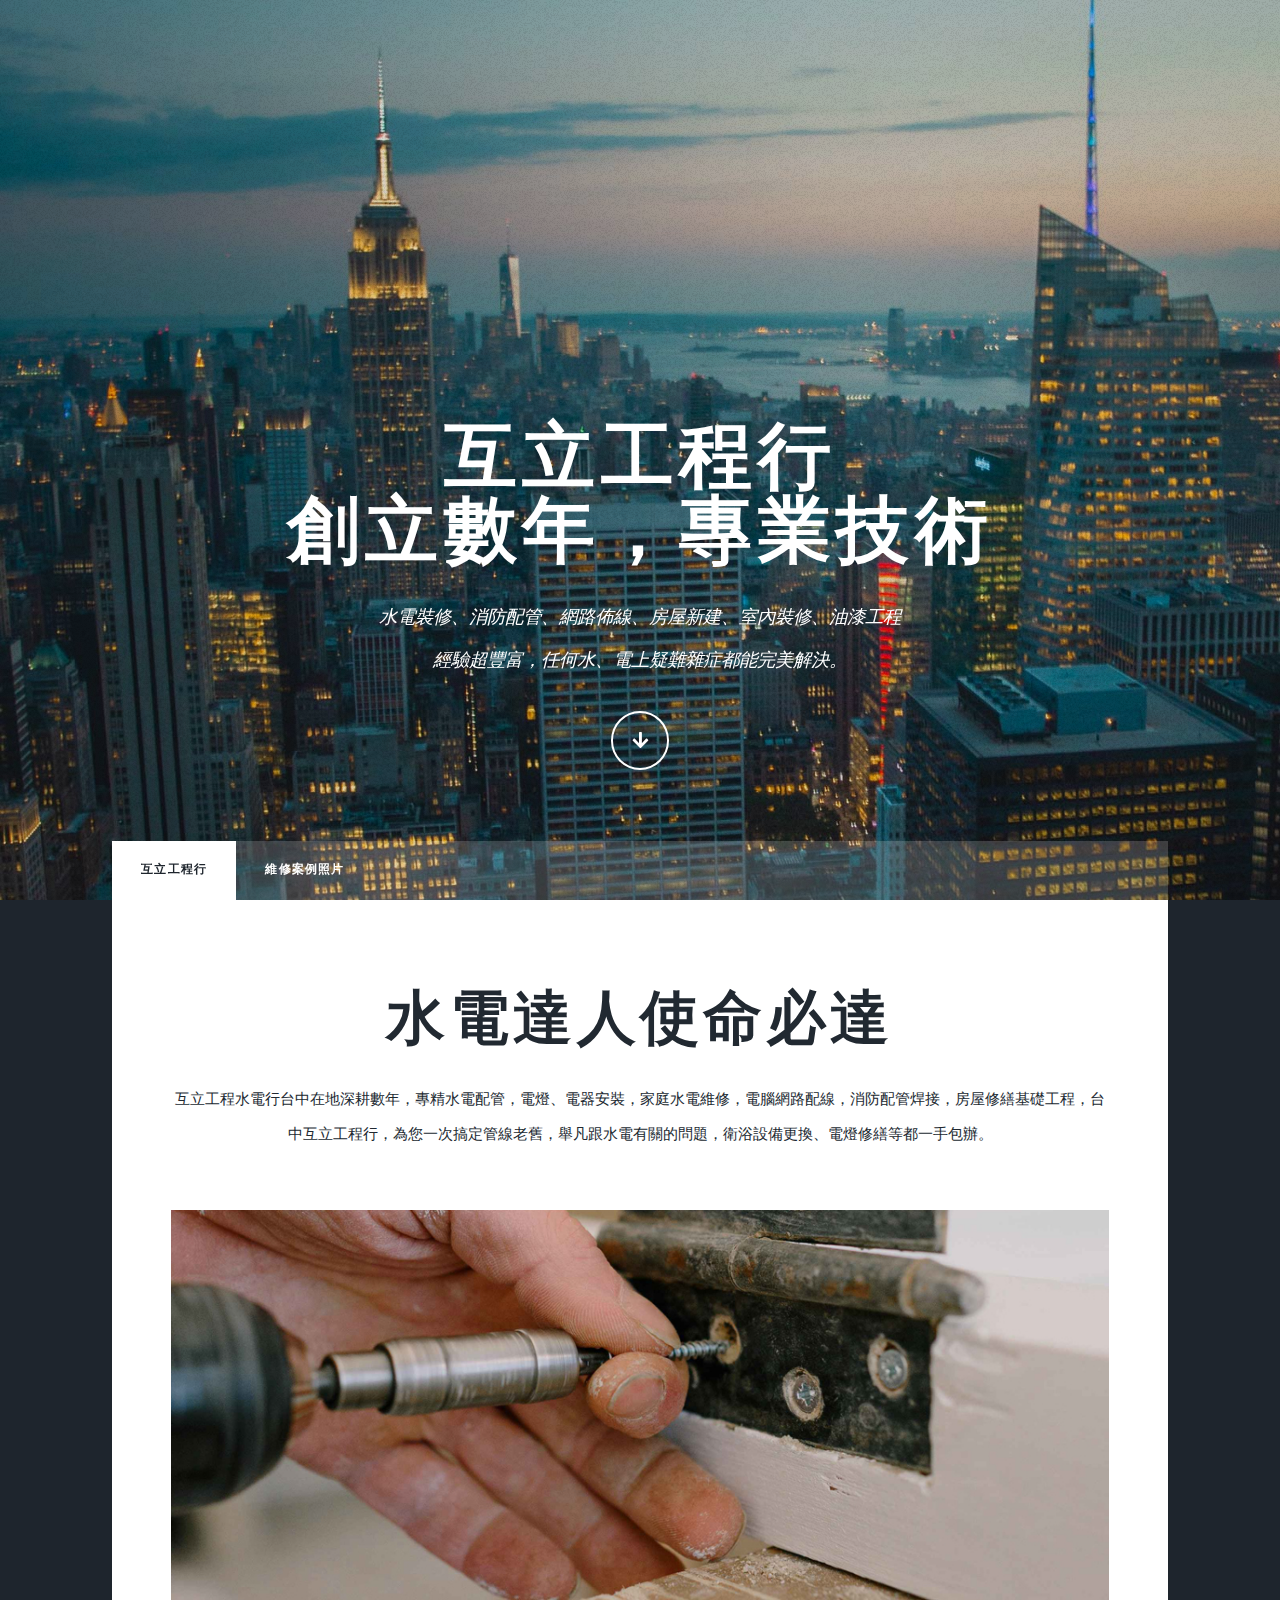
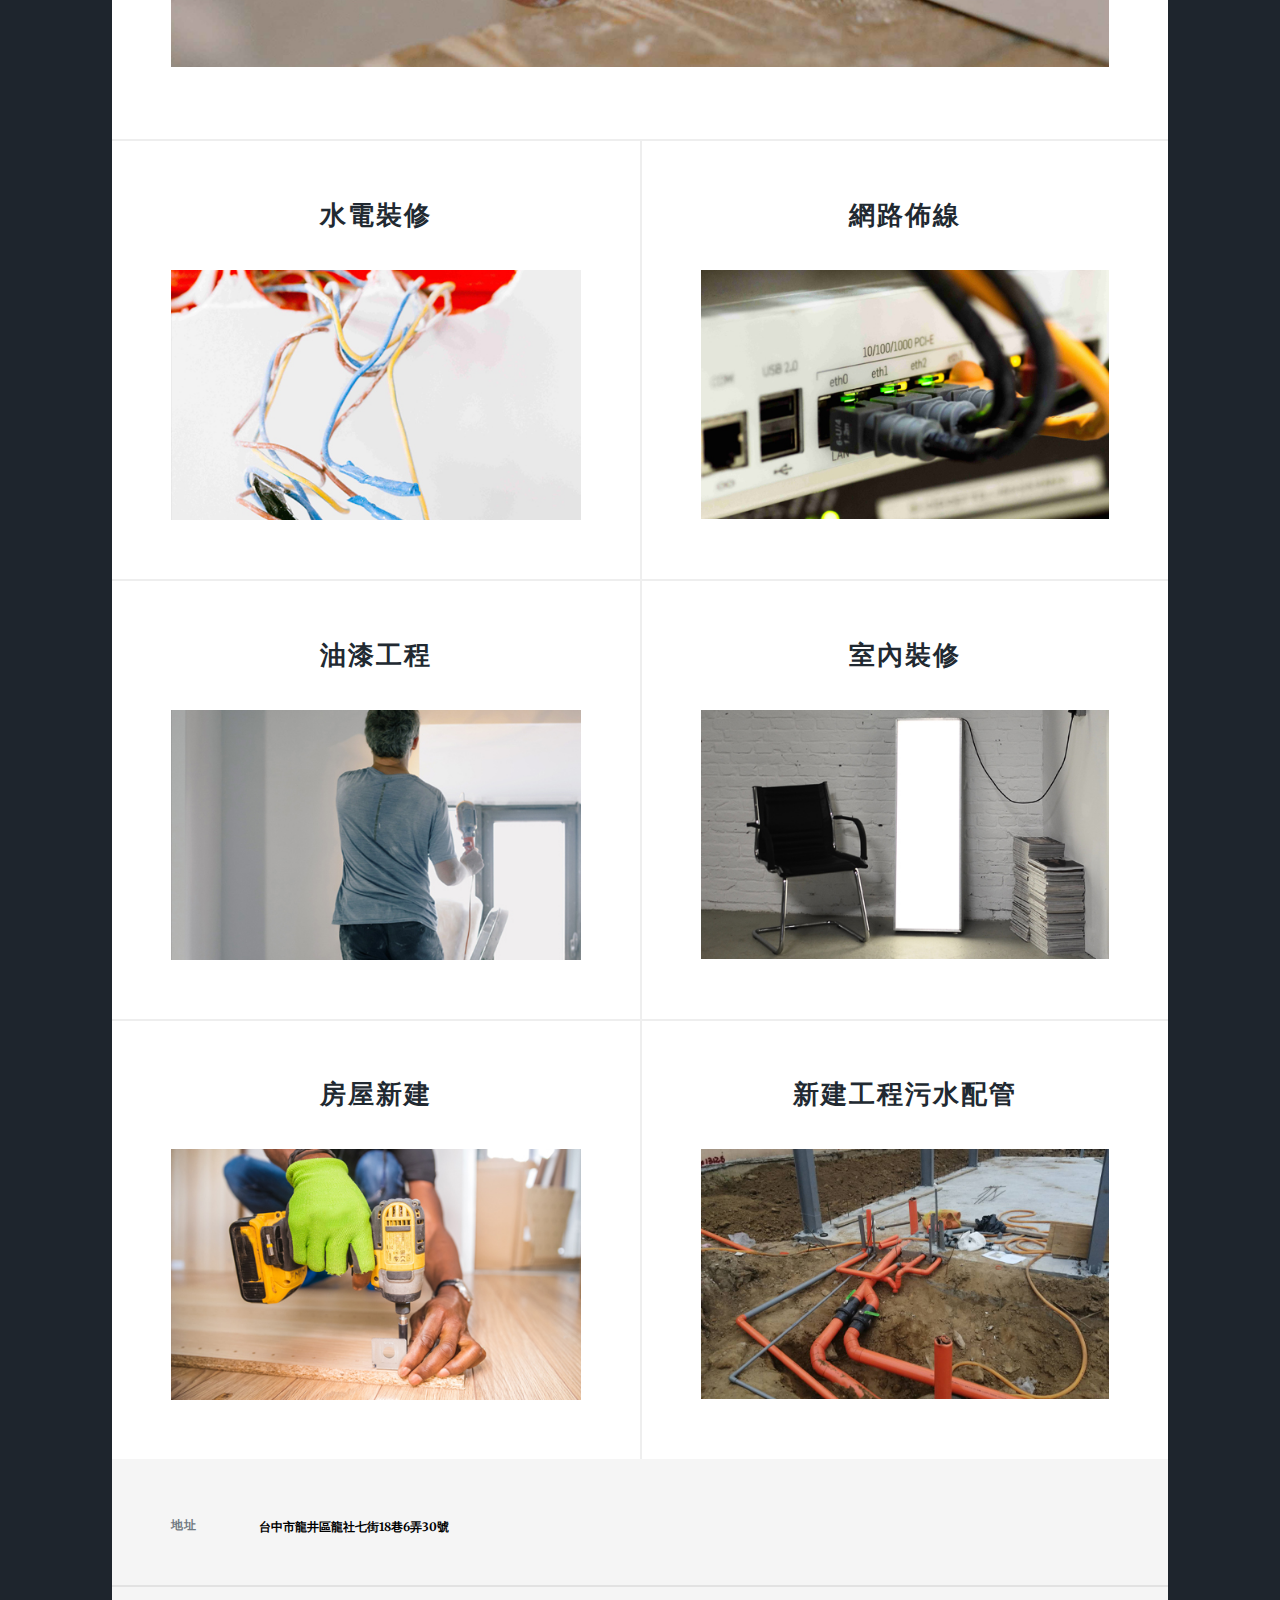
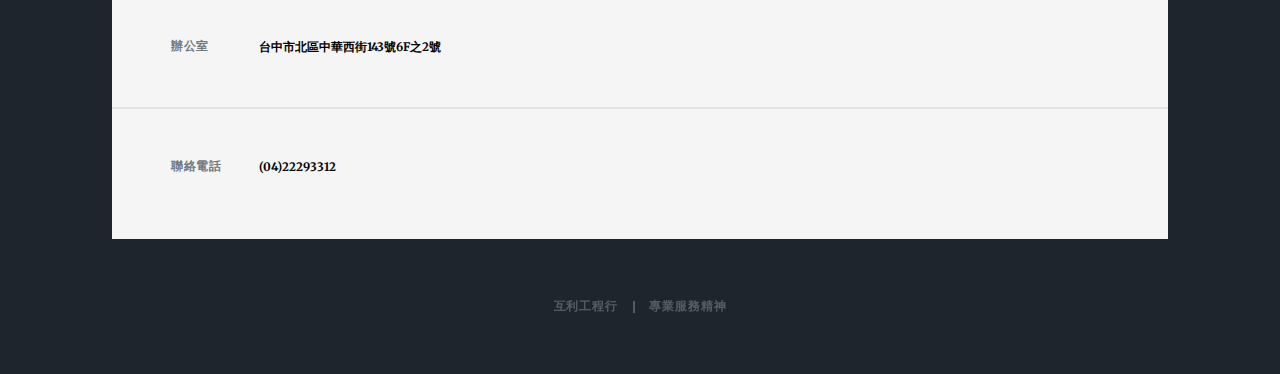
<file: index.html>
<!DOCTYPE HTML>
<!--
	Massively by HTML5 UP
	html5up.net | @ajlkn
	Free for personal and commercial use under the CCA 3.0 license (html5up.net/license)
-->
<html>
	<head>
		<link rel="Shortcut Icon" type="image/x-icon" href="https://imgur.com/Nu5Z1Pa.jpg" class="__web-inspector-hide-shortcut__">
		<title>互立工程行.水電裝修.房屋新建.室內裝修.油漆工程.消防配管-台中</title>
		<meta charset="utf-8" />
		<meta name="viewport" content="width=device-width, initial-scale=1, user-scalable=no" />
		<link rel="stylesheet" href="assets/css/main.css" />
		<meta name="description" content="大台中水電維修急修件一般件水電到府維修，專業服務，經驗豐富，經濟實惠，水電維修更換.堵塞維修.漏水維修.其他水電服務。">
		<noscript><link rel="stylesheet" href="assets/css/noscript.css" /></noscript>
	</head>
	<body class="is-preload">

		<!-- Wrapper -->
			<div id="wrapper" class="fade-in">

				<!-- Intro -->
					<div id="intro">
						<h1>互立工程行<br />
						創立數年，專業技術</h1>
						<p>水電裝修、消防配管、網路佈線、房屋新建、室內裝修、油漆工程<br />
						經驗超豐富，任何水、電上疑難雜症都能完美解決。</p>
						<ul class="actions">
							<li><a href="#look" class="button icon solid solo fa-arrow-down scrolly">Continue</a></li>
						</ul>
					</div>

				<!-- Header -->

				<!-- Nav -->
					<nav id="nav">
						<ul class="links">
							<li class="active"><a href="index.html">互立工程行</a></li>
							<li><a href="elements.html">維修案例照片</a></li>
						</ul>
					</nav>

				<!-- Main -->
					<div id="main">

						<!-- Featured Post -->
							<article class="post featured">
								<header class="major">
									<h2 id="look">水電達人使命必達</h2>
									<p>互立工程水電行台中在地深耕數年，專精水電配管，電燈、電器安裝，家庭水電維修，電腦網路配線，消防配管焊接，房屋修繕基礎工程，台中互立工程行，為您一次搞定管線老舊，舉凡跟水電有關的問題，衛浴設備更換、電燈修繕等都一手包辦。</p>
								</header>
								<span class="image main"></span><img src="images/pic01.jpg" alt="" style="width: 100%" /></a>
							</article>

						<!-- Posts -->
							<section class="posts">
								<article>
									<header>
										<h2>水電裝修</h2>
									</header>
									<a href="#" class="image fit"><img src="images/pic02.jpg" alt="" /></a>
								</article>
								<article>
									<header>
										<h2>網路佈線</h2>
									</header>
									<a href="#" class="image fit"><img src="images/pic03.jpg" alt="" /></a>
								</article>
								<article>
									<header>
										<h2>油漆工程</h2>
									</header>
									<a href="#" class="image fit"><img src="images/pic04.jpg" alt="" /></a>
								</article>
								<article>
									<header>
										<h2>室內裝修</h2>
									</header>
									<a href="#" class="image fit"><img src="images/pic05.jpg" alt="" /></a>
								</article>
								<article>
									<header>
										<h2>房屋新建</h2>
									</header>
									<a href="#" class="image fit"><img src="images/pic06.jpg" alt="" /></a>
								</article>
								<article>
									<header>
										<h2>新建工程污水配管</h2>
									</header>
									<a href="#" class="image fit"><img src="images/pic07.jpg" alt="" /></a>
								</article>
							</section>

						<!-- Footer -->

					</div>

				<!-- Footer -->
					<footer id="footer">
						<section class="split contact">
							<section class="alt">
								<h3>地址</h3>
								<p>台中市龍井區龍社七街18巷6弄30號<br />
							</section>
							<section>
								<h3>辦公室</h3>
								<p>台中市北區中華西街143號6F之2號</p>
							</section>
							<section>
								<h3>聯絡電話</h3>
								<p>(04)22293312</p>
							</section>
						</section>
					</footer>

				<!-- Copyright -->
					<div id="copyright">
						<ul><li>互利工程行</li><li>專業服務精神</li></ul>
					</div>

			</div>

		<!-- Scripts -->
			<script src="assets/js/jquery.min.js"></script>
			<script src="assets/js/jquery.scrollex.min.js"></script>
			<script src="assets/js/jquery.scrolly.min.js"></script>
			<script src="assets/js/browser.min.js"></script>
			<script src="assets/js/breakpoints.min.js"></script>
			<script src="assets/js/util.js"></script>
			<script src="assets/js/main.js"></script>

	</body>
</html>
</file>
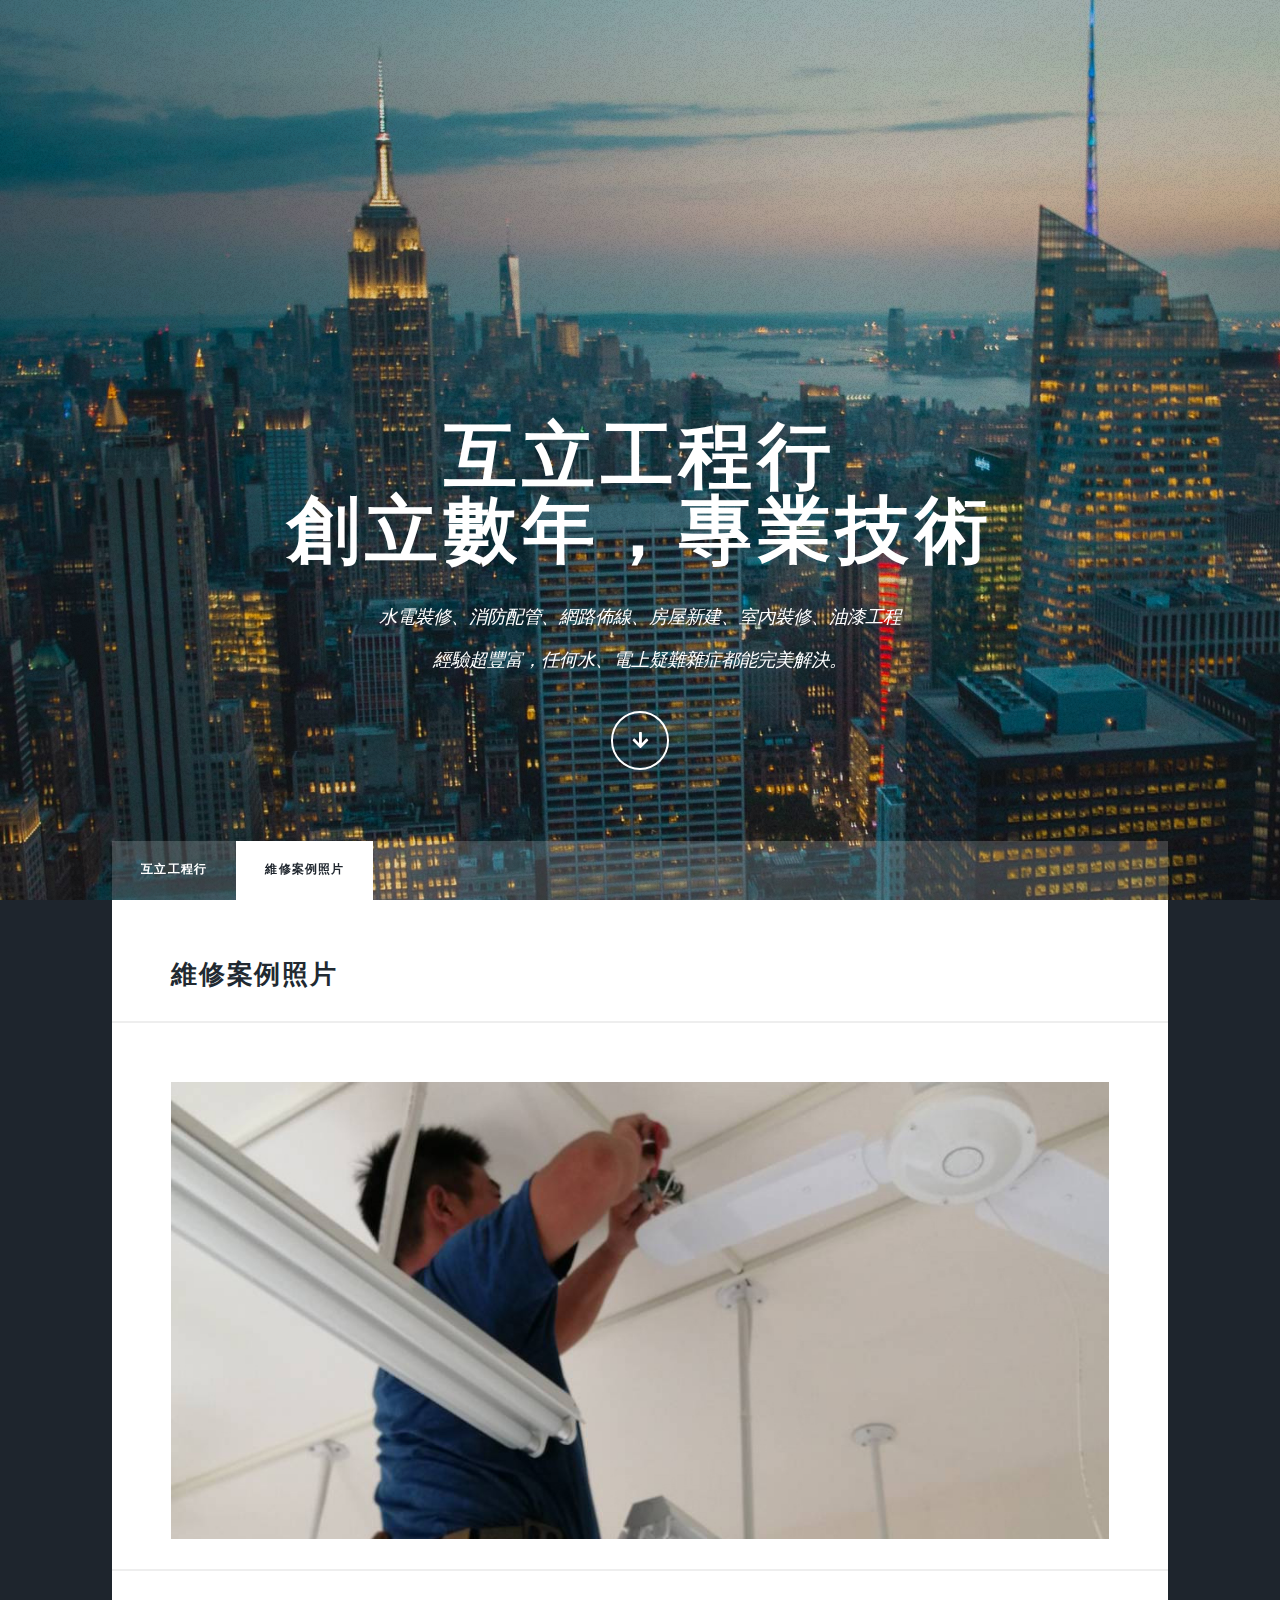
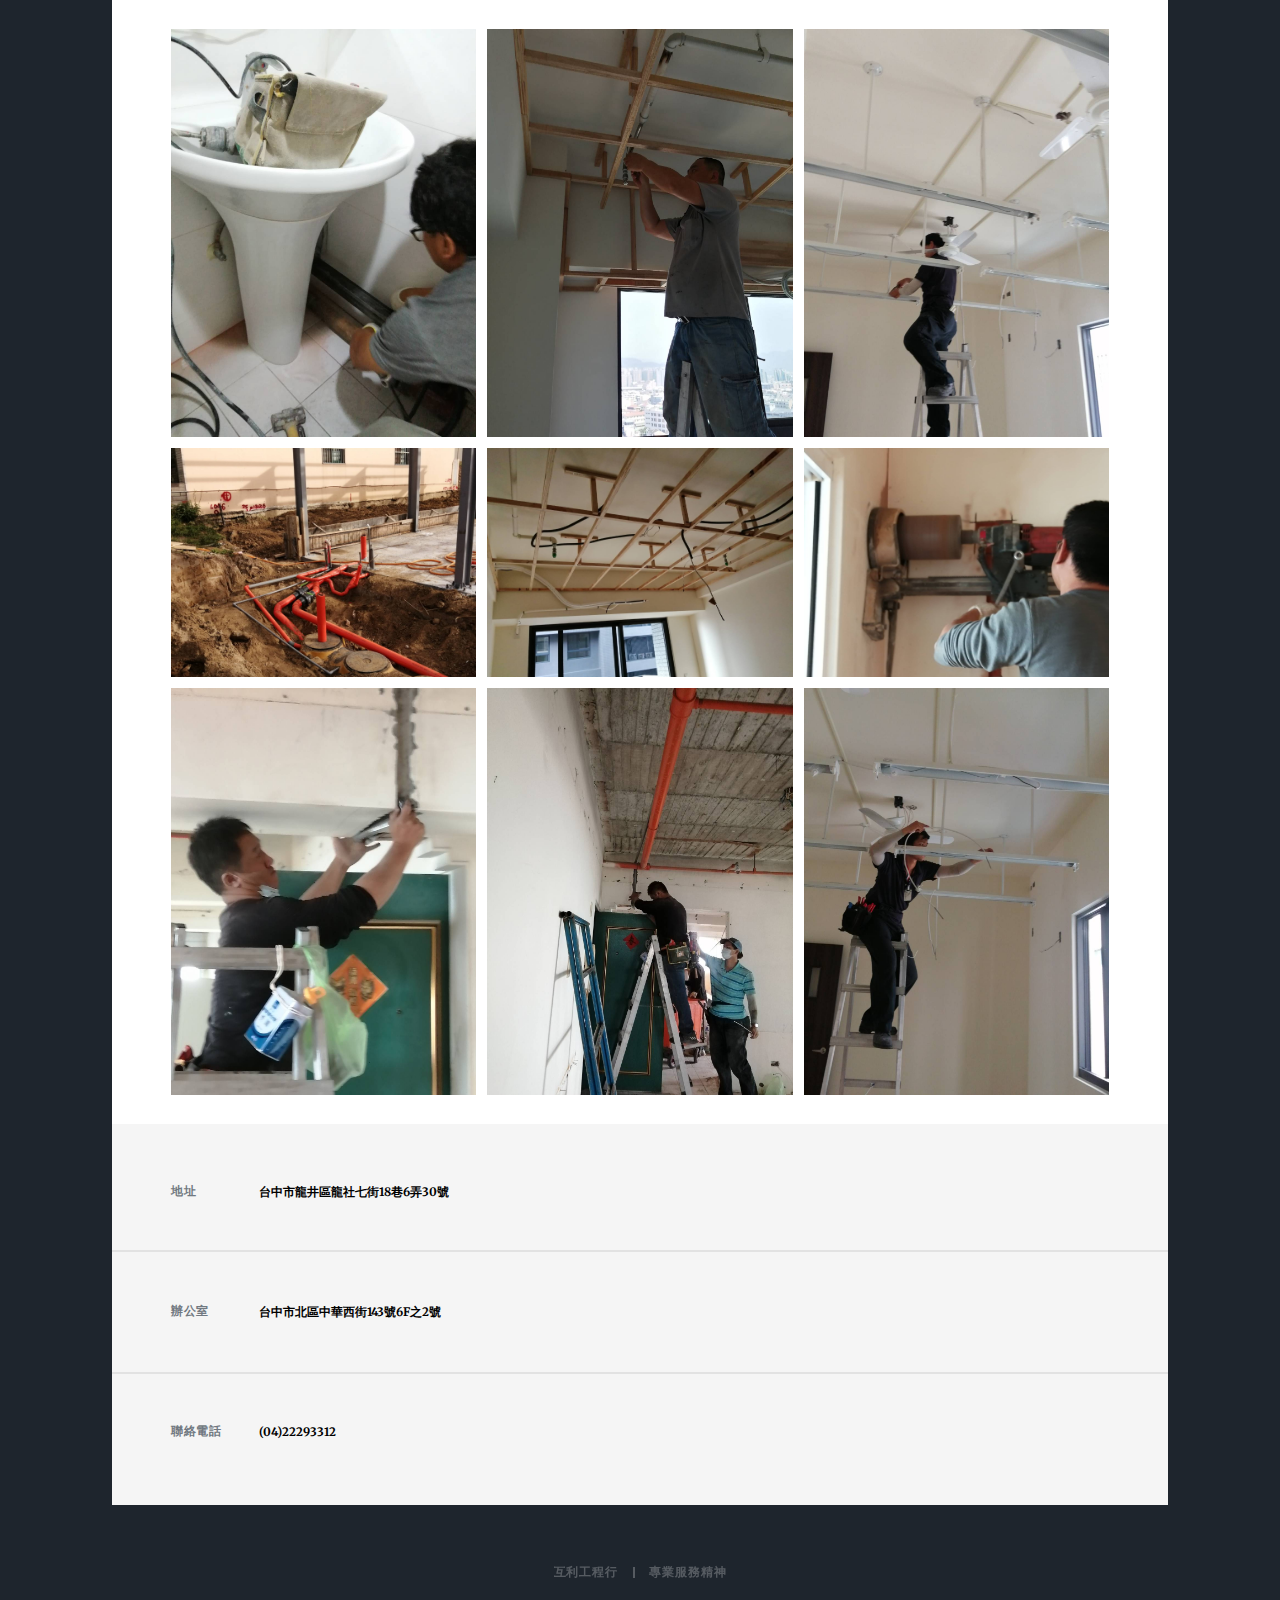
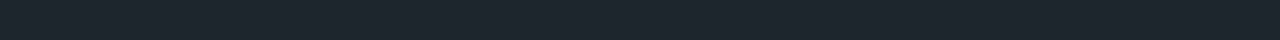
<file: elements.html>
<!DOCTYPE HTML>
<!--
	Massively by HTML5 UP
	html5up.net | @ajlkn
	Free for personal and commercial use under the CCA 3.0 license (html5up.net/license)
-->
<html>
	<head>
		<link rel="Shortcut Icon" type="image/x-icon" href="https://imgur.com/Nu5Z1Pa.jpg" class="__web-inspector-hide-shortcut__">
		<title>互立工程行.水電裝修.房屋新建.室內裝修.油漆工程.消防配管-台中</title>
		<meta charset="utf-8" />
		<meta name="viewport" content="width=device-width, initial-scale=1, user-scalable=no" />
		<link rel="stylesheet" href="assets/css/main.css" />
		<meta name="description" content="大台中水電維修急修件一般件水電到府維修，專業服務，經驗豐富，經濟實惠，水電維修更換.堵塞維修.漏水維修.其他水電服務。">
		<noscript><link rel="stylesheet" href="assets/css/noscript.css" /></noscript>
	</head>
	<body class="is-preload">

		<!-- Wrapper -->
			<div id="wrapper" class="fade-in">

				<!-- Intro -->
					<div id="intro">
						<h1>互立工程行<br />
						創立數年，專業技術</h1>
						<p>水電裝修、消防配管、網路佈線、房屋新建、室內裝修、油漆工程<br />
						經驗超豐富，任何水、電上疑難雜症都能完美解決。</p>
						<ul class="actions">
							<li><a href="#look" class="button icon solid solo fa-arrow-down scrolly">Continue</a></li>
						</ul>
					</div>

				<!-- Header -->

				<!-- Nav -->
					<nav id="nav">
						<ul class="links">
							<li><a href="index.html">互立工程行</a></li>
							<li class="active"><a href="elements.html">維修案例照片</a></li>
						</ul>

					</nav>

				<!-- Main -->
					<div id="main">


								<!-- Image -->
									<h2>維修案例照片</h2>
									<span class="image fit"><img src="images/pic0111.jpg" alt="" /></span>
									<div class="box alt">
										<div class="row gtr-50 gtr-uniform">
											<div class="col-4"><span class="image fit"><img src="images/199119.jpg" alt="" /></span></div>
											<div class="col-4"><span class="image fit"><img src="images/199125.jpg" alt="" /></span></div>
											<div class="col-4"><span class="image fit"><img src="images/199113.jpg" alt="" /></span></div>
											<!-- Break -->
											<div class="col-4"><span class="image fit"><img src="images/199115.jpg" alt="" /></span></div>
											<div class="col-4"><span class="image fit"><img src="images/199122.jpg" alt="" /></span></div>
											<div class="col-4"><span class="image fit"><img src="images/199121.jpg" alt="" /></span></div>
											<!-- Break -->
											<div class="col-4"><span class="image fit"><img src="images/199104.jpg" alt="" /></span></div>
											<div class="col-4"><span class="image fit"><img src="images/199105.jpg" alt="" /></span></div>
											<div class="col-4"><span class="image fit"><img src="images/199111.jpg" alt="" /></span></div>
										</div>
									</div>


					</div>

				<!-- Footer -->
					<footer id="footer">
						<section class="split contact">
							<section class="alt">
								<h3>地址</h3>
								<p>台中市龍井區龍社七街18巷6弄30號<br />
							</section>
							<section>
								<h3>辦公室</h3>
								<p>台中市北區中華西街143號6F之2號</p>
							</section>
							<section>
								<h3>聯絡電話</h3>
								<p>(04)22293312</p>
							</section>
						</section>
					</footer>

				<!-- Copyright -->
					<div id="copyright">
						<ul><li>互利工程行</li><li>專業服務精神</li></ul>
					</div>

			</div>

		<!-- Scripts -->
			<script src="assets/js/jquery.min.js"></script>
			<script src="assets/js/jquery.scrollex.min.js"></script>
			<script src="assets/js/jquery.scrolly.min.js"></script>
			<script src="assets/js/browser.min.js"></script>
			<script src="assets/js/breakpoints.min.js"></script>
			<script src="assets/js/util.js"></script>
			<script src="assets/js/main.js"></script>

	</body>
</html>
</file>
<file: assets/css/main.css>
@import url(fontawesome-all.min.css);
@import url("https://fonts.googleapis.com/css?family=Merriweather:300,700,300italic,700italic|Source+Sans+Pro:900");

/*
	Massively by HTML5 UP
	html5up.net | @ajlkn
	Free for personal and commercial use under the CCA 3.0 license (html5up.net/license)
*/

html, body, div, span, applet, object,
iframe, h1, h2, h3, h4, h5, h6, p, blockquote,
pre, a, abbr, acronym, address, big, cite,
code, del, dfn, em, img, ins, kbd, q, s, samp,
small, strike, strong, sub, sup, tt, var, b,
u, i, center, dl, dt, dd, ol, ul, li, fieldset,
form, label, legend, table, caption, tbody,
tfoot, thead, tr, th, td, article, aside,
canvas, details, embed, figure, figcaption,
footer, header, hgroup, menu, nav, output, ruby,
section, summary, time, mark, audio, video {
	margin: 0;
	padding: 0;
	border: 0;
	font-size: 100%;
	font: inherit;
	vertical-align: baseline;}

article, aside, details, figcaption, figure,
footer, header, hgroup, menu, nav, section {
	display: block;}

body {
	line-height: 1;
}

ol, ul {
	list-style: none;
}

blockquote, q {
	quotes: none;
}

	blockquote:before, blockquote:after, q:before, q:after {
		content: '';
		content: none;
	}

table {
	border-collapse: collapse;
	border-spacing: 0;
}

body {
	-webkit-text-size-adjust: none;
}

mark {
	background-color: transparent;
	color: inherit;
}

input::-moz-focus-inner {
	border: 0;
	padding: 0;
}

input, select, textarea {
	-moz-appearance: none;
	-webkit-appearance: none;
	-ms-appearance: none;
	appearance: none;
}

/* Basic */

	@-ms-viewport {
		width: device-width;
	}

	body {
		-ms-overflow-style: scrollbar;
	}

	@media screen and (max-width: 480px) {

		html, body {
			min-width: 320px;
		}

	}

	html {
		box-sizing: border-box;
	}

	*, *:before, *:after {
		box-sizing: inherit;
	}

	body {
		background-color: #1e252d;
	}

		body.is-preload *, body.is-preload *:before, body.is-preload *:after {
			-moz-animation: none !important;
			-webkit-animation: none !important;
			-ms-animation: none !important;
			animation: none !important;
			-moz-transition: none !important;
			-webkit-transition: none !important;
			-ms-transition: none !important;
			transition: none !important;
		}

/* Type */

	html {
		font-size: 16pt;
	}

		@media screen and (max-width: 1680px) {

			html {
				font-size: 12pt;
			}

		}

		@media screen and (max-width: 1280px) {

			html {
				font-size: 11pt;
			}

		}

		@media screen and (max-width: 360px) {

			html {
				font-size: 10pt;
			}

		}

	body {
		color: #212931;
	}

	body, input, select, textarea {
		font-family: "Merriweather", Georgia, serif;
		font-weight: 300;
		font-size: 1rem;
		line-height: 2.375;
	}

	a {
		-moz-transition: color 0.2s ease-in-out, background-color 0.2s ease-in-out, border-color 0.2s ease-in-out, box-shadow 0.2s ease-in-out;
		-webkit-transition: color 0.2s ease-in-out, background-color 0.2s ease-in-out, border-color 0.2s ease-in-out, box-shadow 0.2s ease-in-out;
		-ms-transition: color 0.2s ease-in-out, background-color 0.2s ease-in-out, border-color 0.2s ease-in-out, box-shadow 0.2s ease-in-out;
		transition: color 0.2s ease-in-out, background-color 0.2s ease-in-out, border-color 0.2s ease-in-out, box-shadow 0.2s ease-in-out;
		border-bottom: dotted 1px;
		text-decoration: none;
	}

		a:hover {
			border-bottom-color: transparent;
		}

	strong, b {
		font-weight: 600;
	}

	em, i {
		font-style: italic;
	}

	p {
		text-align: justify;
		margin: 0 0 2rem 0;
	}

	h1, h2, h3, h4, h5, h6 {
		font-family: "Source Sans Pro", Helvetica, sans-serif;
		font-weight: 900;
		line-height: 1.5;
		letter-spacing: 0.075em;
		text-transform: uppercase;
		margin: 0 0 1rem 0;
	}

		h1 a, h2 a, h3 a, h4 a, h5 a, h6 a {
			border-bottom: 0;
			color: inherit;
			text-decoration: none;
		}

	h1 {
		font-size: 4rem;
		line-height: 1.1;
		margin: 0 0 2rem 0;
	}

	h2 {
		font-size: 1.75rem;
		line-height: 1.3;
		margin: 0 0 1.5rem 0;
	}

	h3 {
		font-size: 1.25rem;
		margin: 0 0 1.5rem 0;
	}

	h4 {
		font-size: 1rem;
	}

	h5 {
		font-size: 0.9rem;
	}

	h6 {
		font-size: 0.8rem;
	}

	sub {
		font-size: 0.8rem;
		position: relative;
		top: 0.5rem;
	}

	sup {
		font-size: 0.8rem;
		position: relative;
		top: -0.5rem;
	}

	blockquote {
		border-left: solid 4px;
		font-style: italic;
		margin: 0 0 2rem 0;
		padding: 0.5rem 0 0.5rem 2rem;
	}

	code {
		border: solid 2px;
		font-family: "Courier New", monospace;
		font-size: 0.9rem;
		margin: 0 0.25rem;
		padding: 0.25rem 0.65rem;
	}

	pre {
		-webkit-overflow-scrolling: touch;
		font-family: "Courier New", monospace;
		font-size: 0.9rem;
		margin: 0 0 2rem 0;
	}

		pre code {
			display: block;
			line-height: 1.75;
			padding: 1rem 1.5rem;
			overflow-x: auto;
		}

	hr {
		border: 0;
		border-bottom: solid 2px;
		margin: 3rem 0;
	}

		hr.major {
			margin: 5rem 0;
		}

	.align-left {
		text-align: left;
	}

	.align-center {
		text-align: center;
	}

	.align-right {
		text-align: right;
	}

	input, select, textarea {
		color: #212931;
	}

	a {
		color: #212931;
		border-bottom-color: rgba(33, 41, 49, 0.5);
	}

		a:hover {
			border-bottom-color: transparent;
			color: #18bfef !important;
		}

	strong, b {
		color: #212931;
	}

	h1, h2, h3, h4, h5, h6 {
		color: #212931;
	}

	blockquote {
		border-left-color: #eeeeee;
	}

	code {
		background: rgba(220, 220, 220, 0.25);
		border-color: #eeeeee;
	}

	hr {
		border-bottom-color: #eeeeee;
	}

/* Row */

	.row {
		display: flex;
		flex-wrap: wrap;
		box-sizing: border-box;
		align-items: stretch;
	}

		.row > * {
			box-sizing: border-box;
		}

		.row.gtr-uniform > * > :last-child {
			margin-bottom: 0;
		}

		.row.aln-left {
			justify-content: flex-start;
		}

		.row.aln-center {
			justify-content: center;
		}

		.row.aln-right {
			justify-content: flex-end;
		}

		.row.aln-top {
			align-items: flex-start;
		}

		.row.aln-middle {
			align-items: center;
		}

		.row.aln-bottom {
			align-items: flex-end;
		}

		.row > .imp {
			order: -1;
		}

		.row > .col-1 {
			width: 8.33333%;
		}

		.row > .off-1 {
			margin-left: 8.33333%;
		}

		.row > .col-2 {
			width: 16.66667%;
		}

		.row > .off-2 {
			margin-left: 16.66667%;
		}

		.row > .col-3 {
			width: 25%;
		}

		.row > .off-3 {
			margin-left: 25%;
		}

		.row > .col-4 {
			width: 33.33333%;
		}

		.row > .off-4 {
			margin-left: 33.33333%;
		}

		.row > .col-5 {
			width: 41.66667%;
		}

		.row > .off-5 {
			margin-left: 41.66667%;
		}

		.row > .col-6 {
			width: 50%;
		}

		.row > .off-6 {
			margin-left: 50%;
		}

		.row > .col-7 {
			width: 58.33333%;
		}

		.row > .off-7 {
			margin-left: 58.33333%;
		}

		.row > .col-8 {
			width: 66.66667%;
		}

		.row > .off-8 {
			margin-left: 66.66667%;
		}

		.row > .col-9 {
			width: 75%;
		}

		.row > .off-9 {
			margin-left: 75%;
		}

		.row > .col-10 {
			width: 83.33333%;
		}

		.row > .off-10 {
			margin-left: 83.33333%;
		}

		.row > .col-11 {
			width: 91.66667%;
		}

		.row > .off-11 {
			margin-left: 91.66667%;
		}

		.row > .col-12 {
			width: 100%;
		}

		.row > .off-12 {
			margin-left: 100%;
		}

		.row.gtr-0 {
			margin-top: 0;
			margin-left: 0rem;
		}

			.row.gtr-0 > * {
				padding: 0 0 0 0rem;
			}

			.row.gtr-0.gtr-uniform {
				margin-top: 0rem;
			}

				.row.gtr-0.gtr-uniform > * {
					padding-top: 0rem;
				}

		.row.gtr-25 {
			margin-top: 0;
			margin-left: -0.375rem;
		}

			.row.gtr-25 > * {
				padding: 0 0 0 0.375rem;
			}

			.row.gtr-25.gtr-uniform {
				margin-top: -0.375rem;
			}

				.row.gtr-25.gtr-uniform > * {
					padding-top: 0.375rem;
				}

		.row.gtr-50 {
			margin-top: 0;
			margin-left: -0.75rem;
		}

			.row.gtr-50 > * {
				padding: 0 0 0 0.75rem;
			}

			.row.gtr-50.gtr-uniform {
				margin-top: -0.75rem;
			}

				.row.gtr-50.gtr-uniform > * {
					padding-top: 0.75rem;
				}

		.row {
			margin-top: 0;
			margin-left: -1.5rem;
		}

			.row > * {
				padding: 0 0 0 1.5rem;
			}

			.row.gtr-uniform {
				margin-top: -1.5rem;
			}

				.row.gtr-uniform > * {
					padding-top: 1.5rem;
				}

		.row.gtr-150 {
			margin-top: 0;
			margin-left: -2.25rem;
		}

			.row.gtr-150 > * {
				padding: 0 0 0 2.25rem;
			}

			.row.gtr-150.gtr-uniform {
				margin-top: -2.25rem;
			}

				.row.gtr-150.gtr-uniform > * {
					padding-top: 2.25rem;
				}

		.row.gtr-200 {
			margin-top: 0;
			margin-left: -3rem;
		}

			.row.gtr-200 > * {
				padding: 0 0 0 3rem;
			}

			.row.gtr-200.gtr-uniform {
				margin-top: -3rem;
			}

				.row.gtr-200.gtr-uniform > * {
					padding-top: 3rem;
				}

		@media screen and (max-width: 1680px) {

			.row {
				display: flex;
				flex-wrap: wrap;
				box-sizing: border-box;
				align-items: stretch;
			}

				.row > * {
					box-sizing: border-box;
				}

				.row.gtr-uniform > * > :last-child {
					margin-bottom: 0;
				}

				.row.aln-left {
					justify-content: flex-start;
				}

				.row.aln-center {
					justify-content: center;
				}

				.row.aln-right {
					justify-content: flex-end;
				}

				.row.aln-top {
					align-items: flex-start;
				}

				.row.aln-middle {
					align-items: center;
				}

				.row.aln-bottom {
					align-items: flex-end;
				}

				.row > .imp-xlarge {
					order: -1;
				}

				.row > .col-1-xlarge {
					width: 8.33333%;
				}

				.row > .off-1-xlarge {
					margin-left: 8.33333%;
				}

				.row > .col-2-xlarge {
					width: 16.66667%;
				}

				.row > .off-2-xlarge {
					margin-left: 16.66667%;
				}

				.row > .col-3-xlarge {
					width: 25%;
				}

				.row > .off-3-xlarge {
					margin-left: 25%;
				}

				.row > .col-4-xlarge {
					width: 33.33333%;
				}

				.row > .off-4-xlarge {
					margin-left: 33.33333%;
				}

				.row > .col-5-xlarge {
					width: 41.66667%;
				}

				.row > .off-5-xlarge {
					margin-left: 41.66667%;
				}

				.row > .col-6-xlarge {
					width: 50%;
				}

				.row > .off-6-xlarge {
					margin-left: 50%;
				}

				.row > .col-7-xlarge {
					width: 58.33333%;
				}

				.row > .off-7-xlarge {
					margin-left: 58.33333%;
				}

				.row > .col-8-xlarge {
					width: 66.66667%;
				}

				.row > .off-8-xlarge {
					margin-left: 66.66667%;
				}

				.row > .col-9-xlarge {
					width: 75%;
				}

				.row > .off-9-xlarge {
					margin-left: 75%;
				}

				.row > .col-10-xlarge {
					width: 83.33333%;
				}

				.row > .off-10-xlarge {
					margin-left: 83.33333%;
				}

				.row > .col-11-xlarge {
					width: 91.66667%;
				}

				.row > .off-11-xlarge {
					margin-left: 91.66667%;
				}

				.row > .col-12-xlarge {
					width: 100%;
				}

				.row > .off-12-xlarge {
					margin-left: 100%;
				}

				.row.gtr-0 {
					margin-top: 0;
					margin-left: 0rem;
				}

					.row.gtr-0 > * {
						padding: 0 0 0 0rem;
					}

					.row.gtr-0.gtr-uniform {
						margin-top: 0rem;
					}

						.row.gtr-0.gtr-uniform > * {
							padding-top: 0rem;
						}

				.row.gtr-25 {
					margin-top: 0;
					margin-left: -0.375rem;
				}

					.row.gtr-25 > * {
						padding: 0 0 0 0.375rem;
					}

					.row.gtr-25.gtr-uniform {
						margin-top: -0.375rem;
					}

						.row.gtr-25.gtr-uniform > * {
							padding-top: 0.375rem;
						}

				.row.gtr-50 {
					margin-top: 0;
					margin-left: -0.75rem;
				}

					.row.gtr-50 > * {
						padding: 0 0 0 0.75rem;
					}

					.row.gtr-50.gtr-uniform {
						margin-top: -0.75rem;
					}

						.row.gtr-50.gtr-uniform > * {
							padding-top: 0.75rem;
						}

				.row {
					margin-top: 0;
					margin-left: -1.5rem;
				}

					.row > * {
						padding: 0 0 0 1.5rem;
					}

					.row.gtr-uniform {
						margin-top: -1.5rem;
					}

						.row.gtr-uniform > * {
							padding-top: 1.5rem;
						}

				.row.gtr-150 {
					margin-top: 0;
					margin-left: -2.25rem;
				}

					.row.gtr-150 > * {
						padding: 0 0 0 2.25rem;
					}

					.row.gtr-150.gtr-uniform {
						margin-top: -2.25rem;
					}

						.row.gtr-150.gtr-uniform > * {
							padding-top: 2.25rem;
						}

				.row.gtr-200 {
					margin-top: 0;
					margin-left: -3rem;
				}

					.row.gtr-200 > * {
						padding: 0 0 0 3rem;
					}

					.row.gtr-200.gtr-uniform {
						margin-top: -3rem;
					}

						.row.gtr-200.gtr-uniform > * {
							padding-top: 3rem;
						}

		}

		@media screen and (max-width: 1280px) {

			.row {
				display: flex;
				flex-wrap: wrap;
				box-sizing: border-box;
				align-items: stretch;
			}

				.row > * {
					box-sizing: border-box;
				}

				.row.gtr-uniform > * > :last-child {
					margin-bottom: 0;
				}

				.row.aln-left {
					justify-content: flex-start;
				}

				.row.aln-center {
					justify-content: center;
				}

				.row.aln-right {
					justify-content: flex-end;
				}

				.row.aln-top {
					align-items: flex-start;
				}

				.row.aln-middle {
					align-items: center;
				}

				.row.aln-bottom {
					align-items: flex-end;
				}

				.row > .imp-large {
					order: -1;
				}

				.row > .col-1-large {
					width: 8.33333%;
				}

				.row > .off-1-large {
					margin-left: 8.33333%;
				}

				.row > .col-2-large {
					width: 16.66667%;
				}

				.row > .off-2-large {
					margin-left: 16.66667%;
				}

				.row > .col-3-large {
					width: 25%;
				}

				.row > .off-3-large {
					margin-left: 25%;
				}

				.row > .col-4-large {
					width: 33.33333%;
				}

				.row > .off-4-large {
					margin-left: 33.33333%;
				}

				.row > .col-5-large {
					width: 41.66667%;
				}

				.row > .off-5-large {
					margin-left: 41.66667%;
				}

				.row > .col-6-large {
					width: 50%;
				}

				.row > .off-6-large {
					margin-left: 50%;
				}

				.row > .col-7-large {
					width: 58.33333%;
				}

				.row > .off-7-large {
					margin-left: 58.33333%;
				}

				.row > .col-8-large {
					width: 66.66667%;
				}

				.row > .off-8-large {
					margin-left: 66.66667%;
				}

				.row > .col-9-large {
					width: 75%;
				}

				.row > .off-9-large {
					margin-left: 75%;
				}

				.row > .col-10-large {
					width: 83.33333%;
				}

				.row > .off-10-large {
					margin-left: 83.33333%;
				}

				.row > .col-11-large {
					width: 91.66667%;
				}

				.row > .off-11-large {
					margin-left: 91.66667%;
				}

				.row > .col-12-large {
					width: 100%;
				}

				.row > .off-12-large {
					margin-left: 100%;
				}

				.row.gtr-0 {
					margin-top: 0;
					margin-left: 0rem;
				}

					.row.gtr-0 > * {
						padding: 0 0 0 0rem;
					}

					.row.gtr-0.gtr-uniform {
						margin-top: 0rem;
					}

						.row.gtr-0.gtr-uniform > * {
							padding-top: 0rem;
						}

				.row.gtr-25 {
					margin-top: 0;
					margin-left: -0.375rem;
				}

					.row.gtr-25 > * {
						padding: 0 0 0 0.375rem;
					}

					.row.gtr-25.gtr-uniform {
						margin-top: -0.375rem;
					}

						.row.gtr-25.gtr-uniform > * {
							padding-top: 0.375rem;
						}

				.row.gtr-50 {
					margin-top: 0;
					margin-left: -0.75rem;
				}

					.row.gtr-50 > * {
						padding: 0 0 0 0.75rem;
					}

					.row.gtr-50.gtr-uniform {
						margin-top: -0.75rem;
					}

						.row.gtr-50.gtr-uniform > * {
							padding-top: 0.75rem;
						}

				.row {
					margin-top: 0;
					margin-left: -1.5rem;
				}

					.row > * {
						padding: 0 0 0 1.5rem;
					}

					.row.gtr-uniform {
						margin-top: -1.5rem;
					}

						.row.gtr-uniform > * {
							padding-top: 1.5rem;
						}

				.row.gtr-150 {
					margin-top: 0;
					margin-left: -2.25rem;
				}

					.row.gtr-150 > * {
						padding: 0 0 0 2.25rem;
					}

					.row.gtr-150.gtr-uniform {
						margin-top: -2.25rem;
					}

						.row.gtr-150.gtr-uniform > * {
							padding-top: 2.25rem;
						}

				.row.gtr-200 {
					margin-top: 0;
					margin-left: -3rem;
				}

					.row.gtr-200 > * {
						padding: 0 0 0 3rem;
					}

					.row.gtr-200.gtr-uniform {
						margin-top: -3rem;
					}

						.row.gtr-200.gtr-uniform > * {
							padding-top: 3rem;
						}

		}

		@media screen and (max-width: 980px) {

			.row {
				display: flex;
				flex-wrap: wrap;
				box-sizing: border-box;
				align-items: stretch;
			}

				.row > * {
					box-sizing: border-box;
				}

				.row.gtr-uniform > * > :last-child {
					margin-bottom: 0;
				}

				.row.aln-left {
					justify-content: flex-start;
				}

				.row.aln-center {
					justify-content: center;
				}

				.row.aln-right {
					justify-content: flex-end;
				}

				.row.aln-top {
					align-items: flex-start;
				}

				.row.aln-middle {
					align-items: center;
				}

				.row.aln-bottom {
					align-items: flex-end;
				}

				.row > .imp-medium {
					order: -1;
				}

				.row > .col-1-medium {
					width: 8.33333%;
				}

				.row > .off-1-medium {
					margin-left: 8.33333%;
				}

				.row > .col-2-medium {
					width: 16.66667%;
				}

				.row > .off-2-medium {
					margin-left: 16.66667%;
				}

				.row > .col-3-medium {
					width: 25%;
				}

				.row > .off-3-medium {
					margin-left: 25%;
				}

				.row > .col-4-medium {
					width: 33.33333%;
				}

				.row > .off-4-medium {
					margin-left: 33.33333%;
				}

				.row > .col-5-medium {
					width: 41.66667%;
				}

				.row > .off-5-medium {
					margin-left: 41.66667%;
				}

				.row > .col-6-medium {
					width: 50%;
				}

				.row > .off-6-medium {
					margin-left: 50%;
				}

				.row > .col-7-medium {
					width: 58.33333%;
				}

				.row > .off-7-medium {
					margin-left: 58.33333%;
				}

				.row > .col-8-medium {
					width: 66.66667%;
				}

				.row > .off-8-medium {
					margin-left: 66.66667%;
				}

				.row > .col-9-medium {
					width: 75%;
				}

				.row > .off-9-medium {
					margin-left: 75%;
				}

				.row > .col-10-medium {
					width: 83.33333%;
				}

				.row > .off-10-medium {
					margin-left: 83.33333%;
				}

				.row > .col-11-medium {
					width: 91.66667%;
				}

				.row > .off-11-medium {
					margin-left: 91.66667%;
				}

				.row > .col-12-medium {
					width: 100%;
				}

				.row > .off-12-medium {
					margin-left: 100%;
				}

				.row.gtr-0 {
					margin-top: 0;
					margin-left: 0rem;
				}

					.row.gtr-0 > * {
						padding: 0 0 0 0rem;
					}

					.row.gtr-0.gtr-uniform {
						margin-top: 0rem;
					}

						.row.gtr-0.gtr-uniform > * {
							padding-top: 0rem;
						}

				.row.gtr-25 {
					margin-top: 0;
					margin-left: -0.375rem;
				}

					.row.gtr-25 > * {
						padding: 0 0 0 0.375rem;
					}

					.row.gtr-25.gtr-uniform {
						margin-top: -0.375rem;
					}

						.row.gtr-25.gtr-uniform > * {
							padding-top: 0.375rem;
						}

				.row.gtr-50 {
					margin-top: 0;
					margin-left: -0.75rem;
				}

					.row.gtr-50 > * {
						padding: 0 0 0 0.75rem;
					}

					.row.gtr-50.gtr-uniform {
						margin-top: -0.75rem;
					}

						.row.gtr-50.gtr-uniform > * {
							padding-top: 0.75rem;
						}

				.row {
					margin-top: 0;
					margin-left: -1.5rem;
				}

					.row > * {
						padding: 0 0 0 1.5rem;
					}

					.row.gtr-uniform {
						margin-top: -1.5rem;
					}

						.row.gtr-uniform > * {
							padding-top: 1.5rem;
						}

				.row.gtr-150 {
					margin-top: 0;
					margin-left: -2.25rem;
				}

					.row.gtr-150 > * {
						padding: 0 0 0 2.25rem;
					}

					.row.gtr-150.gtr-uniform {
						margin-top: -2.25rem;
					}

						.row.gtr-150.gtr-uniform > * {
							padding-top: 2.25rem;
						}

				.row.gtr-200 {
					margin-top: 0;
					margin-left: -3rem;
				}

					.row.gtr-200 > * {
						padding: 0 0 0 3rem;
					}

					.row.gtr-200.gtr-uniform {
						margin-top: -3rem;
					}

						.row.gtr-200.gtr-uniform > * {
							padding-top: 3rem;
						}

		}

		@media screen and (max-width: 736px) {

			.row {
				display: flex;
				flex-wrap: wrap;
				box-sizing: border-box;
				align-items: stretch;
			}

				.row > * {
					box-sizing: border-box;
				}

				.row.gtr-uniform > * > :last-child {
					margin-bottom: 0;
				}

				.row.aln-left {
					justify-content: flex-start;
				}

				.row.aln-center {
					justify-content: center;
				}

				.row.aln-right {
					justify-content: flex-end;
				}

				.row.aln-top {
					align-items: flex-start;
				}

				.row.aln-middle {
					align-items: center;
				}

				.row.aln-bottom {
					align-items: flex-end;
				}

				.row > .imp-small {
					order: -1;
				}

				.row > .col-1-small {
					width: 8.33333%;
				}

				.row > .off-1-small {
					margin-left: 8.33333%;
				}

				.row > .col-2-small {
					width: 16.66667%;
				}

				.row > .off-2-small {
					margin-left: 16.66667%;
				}

				.row > .col-3-small {
					width: 25%;
				}

				.row > .off-3-small {
					margin-left: 25%;
				}

				.row > .col-4-small {
					width: 33.33333%;
				}

				.row > .off-4-small {
					margin-left: 33.33333%;
				}

				.row > .col-5-small {
					width: 41.66667%;
				}

				.row > .off-5-small {
					margin-left: 41.66667%;
				}

				.row > .col-6-small {
					width: 50%;
				}

				.row > .off-6-small {
					margin-left: 50%;
				}

				.row > .col-7-small {
					width: 58.33333%;
				}

				.row > .off-7-small {
					margin-left: 58.33333%;
				}

				.row > .col-8-small {
					width: 66.66667%;
				}

				.row > .off-8-small {
					margin-left: 66.66667%;
				}

				.row > .col-9-small {
					width: 75%;
				}

				.row > .off-9-small {
					margin-left: 75%;
				}

				.row > .col-10-small {
					width: 83.33333%;
				}

				.row > .off-10-small {
					margin-left: 83.33333%;
				}

				.row > .col-11-small {
					width: 91.66667%;
				}

				.row > .off-11-small {
					margin-left: 91.66667%;
				}

				.row > .col-12-small {
					width: 100%;
				}

				.row > .off-12-small {
					margin-left: 100%;
				}

				.row.gtr-0 {
					margin-top: 0;
					margin-left: 0rem;
				}

					.row.gtr-0 > * {
						padding: 0 0 0 0rem;
					}

					.row.gtr-0.gtr-uniform {
						margin-top: 0rem;
					}

						.row.gtr-0.gtr-uniform > * {
							padding-top: 0rem;
						}

				.row.gtr-25 {
					margin-top: 0;
					margin-left: -0.375rem;
				}

					.row.gtr-25 > * {
						padding: 0 0 0 0.375rem;
					}

					.row.gtr-25.gtr-uniform {
						margin-top: -0.375rem;
					}

						.row.gtr-25.gtr-uniform > * {
							padding-top: 0.375rem;
						}

				.row.gtr-50 {
					margin-top: 0;
					margin-left: -0.75rem;
				}

					.row.gtr-50 > * {
						padding: 0 0 0 0.75rem;
					}

					.row.gtr-50.gtr-uniform {
						margin-top: -0.75rem;
					}

						.row.gtr-50.gtr-uniform > * {
							padding-top: 0.75rem;
						}

				.row {
					margin-top: 0;
					margin-left: -1.5rem;
				}

					.row > * {
						padding: 0 0 0 1.5rem;
					}

					.row.gtr-uniform {
						margin-top: -1.5rem;
					}

						.row.gtr-uniform > * {
							padding-top: 1.5rem;
						}

				.row.gtr-150 {
					margin-top: 0;
					margin-left: -2.25rem;
				}

					.row.gtr-150 > * {
						padding: 0 0 0 2.25rem;
					}

					.row.gtr-150.gtr-uniform {
						margin-top: -2.25rem;
					}

						.row.gtr-150.gtr-uniform > * {
							padding-top: 2.25rem;
						}

				.row.gtr-200 {
					margin-top: 0;
					margin-left: -3rem;
				}

					.row.gtr-200 > * {
						padding: 0 0 0 3rem;
					}

					.row.gtr-200.gtr-uniform {
						margin-top: -3rem;
					}

						.row.gtr-200.gtr-uniform > * {
							padding-top: 3rem;
						}

		}

		@media screen and (max-width: 480px) {

			.row {
				display: flex;
				flex-wrap: wrap;
				box-sizing: border-box;
				align-items: stretch;
			}

				.row > * {
					box-sizing: border-box;
				}

				.row.gtr-uniform > * > :last-child {
					margin-bottom: 0;
				}

				.row.aln-left {
					justify-content: flex-start;
				}

				.row.aln-center {
					justify-content: center;
				}

				.row.aln-right {
					justify-content: flex-end;
				}

				.row.aln-top {
					align-items: flex-start;
				}

				.row.aln-middle {
					align-items: center;
				}

				.row.aln-bottom {
					align-items: flex-end;
				}

				.row > .imp-xsmall {
					order: -1;
				}

				.row > .col-1-xsmall {
					width: 8.33333%;
				}

				.row > .off-1-xsmall {
					margin-left: 8.33333%;
				}

				.row > .col-2-xsmall {
					width: 16.66667%;
				}

				.row > .off-2-xsmall {
					margin-left: 16.66667%;
				}

				.row > .col-3-xsmall {
					width: 25%;
				}

				.row > .off-3-xsmall {
					margin-left: 25%;
				}

				.row > .col-4-xsmall {
					width: 33.33333%;
				}

				.row > .off-4-xsmall {
					margin-left: 33.33333%;
				}

				.row > .col-5-xsmall {
					width: 41.66667%;
				}

				.row > .off-5-xsmall {
					margin-left: 41.66667%;
				}

				.row > .col-6-xsmall {
					width: 50%;
				}

				.row > .off-6-xsmall {
					margin-left: 50%;
				}

				.row > .col-7-xsmall {
					width: 58.33333%;
				}

				.row > .off-7-xsmall {
					margin-left: 58.33333%;
				}

				.row > .col-8-xsmall {
					width: 66.66667%;
				}

				.row > .off-8-xsmall {
					margin-left: 66.66667%;
				}

				.row > .col-9-xsmall {
					width: 75%;
				}

				.row > .off-9-xsmall {
					margin-left: 75%;
				}

				.row > .col-10-xsmall {
					width: 83.33333%;
				}

				.row > .off-10-xsmall {
					margin-left: 83.33333%;
				}

				.row > .col-11-xsmall {
					width: 91.66667%;
				}

				.row > .off-11-xsmall {
					margin-left: 91.66667%;
				}

				.row > .col-12-xsmall {
					width: 100%;
				}

				.row > .off-12-xsmall {
					margin-left: 100%;
				}

				.row.gtr-0 {
					margin-top: 0;
					margin-left: 0rem;
				}

					.row.gtr-0 > * {
						padding: 0 0 0 0rem;
					}

					.row.gtr-0.gtr-uniform {
						margin-top: 0rem;
					}

						.row.gtr-0.gtr-uniform > * {
							padding-top: 0rem;
						}

				.row.gtr-25 {
					margin-top: 0;
					margin-left: -0.375rem;
				}

					.row.gtr-25 > * {
						padding: 0 0 0 0.375rem;
					}

					.row.gtr-25.gtr-uniform {
						margin-top: -0.375rem;
					}

						.row.gtr-25.gtr-uniform > * {
							padding-top: 0.375rem;
						}

				.row.gtr-50 {
					margin-top: 0;
					margin-left: -0.75rem;
				}

					.row.gtr-50 > * {
						padding: 0 0 0 0.75rem;
					}

					.row.gtr-50.gtr-uniform {
						margin-top: -0.75rem;
					}

						.row.gtr-50.gtr-uniform > * {
							padding-top: 0.75rem;
						}

				.row {
					margin-top: 0;
					margin-left: -1.5rem;
				}

					.row > * {
						padding: 0 0 0 1.5rem;
					}

					.row.gtr-uniform {
						margin-top: -1.5rem;
					}

						.row.gtr-uniform > * {
							padding-top: 1.5rem;
						}

				.row.gtr-150 {
					margin-top: 0;
					margin-left: -2.25rem;
				}

					.row.gtr-150 > * {
						padding: 0 0 0 2.25rem;
					}

					.row.gtr-150.gtr-uniform {
						margin-top: -2.25rem;
					}

						.row.gtr-150.gtr-uniform > * {
							padding-top: 2.25rem;
						}

				.row.gtr-200 {
					margin-top: 0;
					margin-left: -3rem;
				}

					.row.gtr-200 > * {
						padding: 0 0 0 3rem;
					}

					.row.gtr-200.gtr-uniform {
						margin-top: -3rem;
					}

						.row.gtr-200.gtr-uniform > * {
							padding-top: 3rem;
						}

		}

		@media screen and (max-width: 360px) {

			.row {
				display: flex;
				flex-wrap: wrap;
				box-sizing: border-box;
				align-items: stretch;
			}

				.row > * {
					box-sizing: border-box;
				}

				.row.gtr-uniform > * > :last-child {
					margin-bottom: 0;
				}

				.row.aln-left {
					justify-content: flex-start;
				}

				.row.aln-center {
					justify-content: center;
				}

				.row.aln-right {
					justify-content: flex-end;
				}

				.row.aln-top {
					align-items: flex-start;
				}

				.row.aln-middle {
					align-items: center;
				}

				.row.aln-bottom {
					align-items: flex-end;
				}

				.row > .imp-xxsmall {
					order: -1;
				}

				.row > .col-1-xxsmall {
					width: 8.33333%;
				}

				.row > .off-1-xxsmall {
					margin-left: 8.33333%;
				}

				.row > .col-2-xxsmall {
					width: 16.66667%;
				}

				.row > .off-2-xxsmall {
					margin-left: 16.66667%;
				}

				.row > .col-3-xxsmall {
					width: 25%;
				}

				.row > .off-3-xxsmall {
					margin-left: 25%;
				}

				.row > .col-4-xxsmall {
					width: 33.33333%;
				}

				.row > .off-4-xxsmall {
					margin-left: 33.33333%;
				}

				.row > .col-5-xxsmall {
					width: 41.66667%;
				}

				.row > .off-5-xxsmall {
					margin-left: 41.66667%;
				}

				.row > .col-6-xxsmall {
					width: 50%;
				}

				.row > .off-6-xxsmall {
					margin-left: 50%;
				}

				.row > .col-7-xxsmall {
					width: 58.33333%;
				}

				.row > .off-7-xxsmall {
					margin-left: 58.33333%;
				}

				.row > .col-8-xxsmall {
					width: 66.66667%;
				}

				.row > .off-8-xxsmall {
					margin-left: 66.66667%;
				}

				.row > .col-9-xxsmall {
					width: 75%;
				}

				.row > .off-9-xxsmall {
					margin-left: 75%;
				}

				.row > .col-10-xxsmall {
					width: 83.33333%;
				}

				.row > .off-10-xxsmall {
					margin-left: 83.33333%;
				}

				.row > .col-11-xxsmall {
					width: 91.66667%;
				}

				.row > .off-11-xxsmall {
					margin-left: 91.66667%;
				}

				.row > .col-12-xxsmall {
					width: 100%;
				}

				.row > .off-12-xxsmall {
					margin-left: 100%;
				}

				.row.gtr-0 {
					margin-top: 0;
					margin-left: 0rem;
				}

					.row.gtr-0 > * {
						padding: 0 0 0 0rem;
					}

					.row.gtr-0.gtr-uniform {
						margin-top: 0rem;
					}

						.row.gtr-0.gtr-uniform > * {
							padding-top: 0rem;
						}

				.row.gtr-25 {
					margin-top: 0;
					margin-left: -0.375rem;
				}

					.row.gtr-25 > * {
						padding: 0 0 0 0.375rem;
					}

					.row.gtr-25.gtr-uniform {
						margin-top: -0.375rem;
					}

						.row.gtr-25.gtr-uniform > * {
							padding-top: 0.375rem;
						}

				.row.gtr-50 {
					margin-top: 0;
					margin-left: -0.75rem;
				}

					.row.gtr-50 > * {
						padding: 0 0 0 0.75rem;
					}

					.row.gtr-50.gtr-uniform {
						margin-top: -0.75rem;
					}

						.row.gtr-50.gtr-uniform > * {
							padding-top: 0.75rem;
						}

				.row {
					margin-top: 0;
					margin-left: -1.5rem;
				}

					.row > * {
						padding: 0 0 0 1.5rem;
					}

					.row.gtr-uniform {
						margin-top: -1.5rem;
					}

						.row.gtr-uniform > * {
							padding-top: 1.5rem;
						}

				.row.gtr-150 {
					margin-top: 0;
					margin-left: -2.25rem;
				}

					.row.gtr-150 > * {
						padding: 0 0 0 2.25rem;
					}

					.row.gtr-150.gtr-uniform {
						margin-top: -2.25rem;
					}

						.row.gtr-150.gtr-uniform > * {
							padding-top: 2.25rem;
						}

				.row.gtr-200 {
					margin-top: 0;
					margin-left: -3rem;
				}

					.row.gtr-200 > * {
						padding: 0 0 0 3rem;
					}

					.row.gtr-200.gtr-uniform {
						margin-top: -3rem;
					}

						.row.gtr-200.gtr-uniform > * {
							padding-top: 3rem;
						}

		}

/* Box */

	.box {
		border: solid 2px;
		margin-bottom: 2rem;
		padding: 1.5rem;
	}

		.box > :last-child,
		.box > :last-child > :last-child,
		.box > :last-child > :last-child > :last-child {
			margin-bottom: 0;
		}

		.box.alt {
			border: 0;
			border-radius: 0;
			padding: 0;
		}

	.box {
		border-color: #eeeeee;
	}

/* Button */

	input[type="submit"],
	input[type="reset"],
	input[type="button"],
	button,
	.button {
		-moz-appearance: none;
		-webkit-appearance: none;
		-ms-appearance: none;
		appearance: none;
		-moz-transition: background-color 0.2s ease-in-out, box-shadow 0.2s ease-in-out, color 0.2s ease-in-out;
		-webkit-transition: background-color 0.2s ease-in-out, box-shadow 0.2s ease-in-out, color 0.2s ease-in-out;
		-ms-transition: background-color 0.2s ease-in-out, box-shadow 0.2s ease-in-out, color 0.2s ease-in-out;
		transition: background-color 0.2s ease-in-out, box-shadow 0.2s ease-in-out, color 0.2s ease-in-out;
		border: 0;
		border-radius: 0;
		cursor: pointer;
		display: inline-block;
		font-family: "Source Sans Pro", Helvetica, sans-serif;
		font-size: 0.8rem;
		font-weight: 900;
		letter-spacing: 0.075em;
		height: 3rem;
		line-height: 3rem;
		padding: 0 2rem;
		text-align: center;
		text-decoration: none;
		text-transform: uppercase;
		white-space: nowrap;
	}

		input[type="submit"].icon:before,
		input[type="reset"].icon:before,
		input[type="button"].icon:before,
		button.icon:before,
		.button.icon:before {
			margin-right: 0.5rem;
		}

		input[type="submit"].icon.solo,
		input[type="reset"].icon.solo,
		input[type="button"].icon.solo,
		button.icon.solo,
		.button.icon.solo {
			position: relative;
			width: 4rem;
			height: 4rem;
			line-height: 4rem;
			border-radius: 4rem;
			text-indent: 4rem;
			overflow: hidden;
			padding: 0;
			white-space: nowrap;
		}

			input[type="submit"].icon.solo:before,
			input[type="reset"].icon.solo:before,
			input[type="button"].icon.solo:before,
			button.icon.solo:before,
			.button.icon.solo:before {
				position: absolute;
				display: block;
				top: 0;
				left: 0;
				width: inherit;
				height: inherit;
				line-height: inherit;
				font-size: 1.25rem;
				margin-right: 0;
				text-align: center;
				text-indent: 0;
			}

		input[type="submit"].fit,
		input[type="reset"].fit,
		input[type="button"].fit,
		button.fit,
		.button.fit {
			width: 100%;
		}

		input[type="submit"].small,
		input[type="reset"].small,
		input[type="button"].small,
		button.small,
		.button.small {
			font-size: 0.7rem;
			height: 2.5rem;
			line-height: 2.5rem;
			padding: 0 1.5rem;
		}

		input[type="submit"].large,
		input[type="reset"].large,
		input[type="button"].large,
		button.large,
		.button.large {
			font-size: 0.9rem;
			height: 3.5rem;
			line-height: 3.5rem;
			padding: 0 2.75rem;
		}

		@media screen and (max-width: 980px) {

			input[type="submit"],
			input[type="reset"],
			input[type="button"],
			button,
			.button {
				font-size: 0.9rem;
				height: 3.25rem;
				line-height: 3.25rem;
			}

				input[type="submit"].large,
				input[type="reset"].large,
				input[type="button"].large,
				button.large,
				.button.large {
					font-size: 1rem;
					height: 3.75rem;
					line-height: 3.75rem;
				}

		}

		input[type="submit"].disabled, input[type="submit"]:disabled,
		input[type="reset"].disabled,
		input[type="reset"]:disabled,
		input[type="button"].disabled,
		input[type="button"]:disabled,
		button.disabled,
		button:disabled,
		.button.disabled,
		.button:disabled {
			pointer-events: none;
			opacity: 0.25;
		}

	input[type="submit"],
	input[type="reset"],
	input[type="button"],
	button,
	.button {
		background-color: transparent;
		box-shadow: inset 0 0 0 2px #212931;
		color: #212931 !important;
	}

		input[type="submit"]:hover,
		input[type="reset"]:hover,
		input[type="button"]:hover,
		button:hover,
		.button:hover {
			box-shadow: inset 0 0 0 2px #18bfef;
			color: #18bfef !important;
		}

		input[type="submit"].primary,
		input[type="reset"].primary,
		input[type="button"].primary,
		button.primary,
		.button.primary {
			background-color: #212931;
			box-shadow: none;
			color: #ffffff !important;
		}

			input[type="submit"].primary:hover,
			input[type="reset"].primary:hover,
			input[type="button"].primary:hover,
			button.primary:hover,
			.button.primary:hover {
				background-color: #18bfef;
			}

/* Form */

	form {
		margin: 0 0 2rem 0;
	}

		form > :last-child {
			margin-bottom: 0;
		}

		form > .fields {
			display: -moz-flex;
			display: -webkit-flex;
			display: -ms-flex;
			display: flex;
			-moz-flex-wrap: wrap;
			-webkit-flex-wrap: wrap;
			-ms-flex-wrap: wrap;
			flex-wrap: wrap;
			width: calc(100% + 3rem);
			margin: -1.5rem 0 2rem -1.5rem;
		}

			form > .fields > .field {
				-moz-flex-grow: 0;
				-webkit-flex-grow: 0;
				-ms-flex-grow: 0;
				flex-grow: 0;
				-moz-flex-shrink: 0;
				-webkit-flex-shrink: 0;
				-ms-flex-shrink: 0;
				flex-shrink: 0;
				padding: 1.5rem 0 0 1.5rem;
				width: calc(100% - 1.5rem);
			}

				form > .fields > .field.half {
					width: calc(50% - 0.75rem);
				}

				form > .fields > .field.third {
					width: calc(100%/3 - 0.5rem);
				}

				form > .fields > .field.quarter {
					width: calc(25% - 0.375rem);
				}

		@media screen and (max-width: 480px) {

			form > .fields {
				width: calc(100% + 3rem);
				margin: -1.5rem 0 2rem -1.5rem;
			}

				form > .fields > .field {
					padding: 1.5rem 0 0 1.5rem;
					width: calc(100% - 1.5rem);
				}

					form > .fields > .field.half {
						width: calc(100% - 1.5rem);
					}

					form > .fields > .field.third {
						width: calc(100% - 1.5rem);
					}

					form > .fields > .field.quarter {
						width: calc(100% - 1.5rem);
					}

		}

	label {
		display: block;
		font-family: "Source Sans Pro", Helvetica, sans-serif;
		font-weight: 900;
		line-height: 1.5;
		letter-spacing: 0.075em;
		font-size: 0.8rem;
		text-transform: uppercase;
		margin: 0 0 0.75rem 0;
	}

		@media screen and (max-width: 980px) {

			label {
				font-size: 0.9rem;
			}

		}

	input[type="text"],
	input[type="password"],
	input[type="email"],
	select,
	textarea {
		-moz-appearance: none;
		-webkit-appearance: none;
		-ms-appearance: none;
		appearance: none;
		background: transparent;
		border-radius: 0;
		border: solid 2px;
		color: inherit;
		display: block;
		outline: 0;
		padding: 0 1rem;
		text-decoration: none;
		width: 100%;
	}

		input[type="text"]:invalid,
		input[type="password"]:invalid,
		input[type="email"]:invalid,
		select:invalid,
		textarea:invalid {
			box-shadow: none;
		}

	select {
		background-size: 1.25rem;
		background-repeat: no-repeat;
		background-position: calc(100% - 1rem) center;
		height: 3rem;
		padding-right: 3rem;
		text-overflow: ellipsis;
	}

		select:focus::-ms-value {
			background-color: transparent;
		}

		select::-ms-expand {
			display: none;
		}

	input[type="text"],
	input[type="password"],
	input[type="email"],
	select {
		height: 3rem;
	}

	textarea {
		padding: 0.75rem 1rem;
	}

	input[type="checkbox"],
	input[type="radio"] {
		-moz-appearance: none;
		-webkit-appearance: none;
		-ms-appearance: none;
		appearance: none;
		display: block;
		float: left;
		margin-right: -2rem;
		opacity: 0;
		width: 1rem;
		z-index: -1;
	}

		input[type="checkbox"] + label,
		input[type="radio"] + label {
			text-decoration: none;
			cursor: pointer;
			display: inline-block;
			font-size: 1rem;
			letter-spacing: 0;
			font-family: "Merriweather", Georgia, serif;
			text-transform: none;
			font-weight: 300;
			padding-left: 2.8rem;
			padding-right: 1rem;
			position: relative;
		}

			input[type="checkbox"] + label:before,
			input[type="radio"] + label:before {
				-moz-osx-font-smoothing: grayscale;
				-webkit-font-smoothing: antialiased;
				display: inline-block;
				font-style: normal;
				font-variant: normal;
				text-rendering: auto;
				line-height: 1;
				text-transform: none !important;
				font-family: 'Font Awesome 5 Free';
				font-weight: 900;
			}

			input[type="checkbox"] + label:before,
			input[type="radio"] + label:before {
				border-radius: 0;
				border: solid 2px;
				content: '';
				display: inline-block;
				font-size: 0.8rem;
				height: 1.8rem;
				left: 0;
				line-height: 1.65rem;
				position: absolute;
				text-align: center;
				top: -0.125rem;
				width: 1.8rem;
			}

		input[type="checkbox"]:checked + label:before,
		input[type="radio"]:checked + label:before {
			content: '\f00c';
		}

	input[type="checkbox"] + label:before {
		border-radius: 0;
	}

	input[type="radio"] + label:before {
		border-radius: 100%;
	}

	::-webkit-input-placeholder {
		opacity: 1.0;
	}

	:-moz-placeholder {
		opacity: 1.0;
	}

	::-moz-placeholder {
		opacity: 1.0;
	}

	:-ms-input-placeholder {
		opacity: 1.0;
	}

	label {
		color: #212931;
	}

	input[type="text"],
	input[type="password"],
	input[type="email"],
	select,
	textarea {
		border-color: #eeeeee;
	}

		input[type="text"]:focus,
		input[type="password"]:focus,
		input[type="email"]:focus,
		select:focus,
		textarea:focus {
			border-color: #18bfef;
		}

	select {
		background-image: url("data:image/svg+xml;charset=utf8,%3Csvg xmlns='http://www.w3.org/2000/svg' width='40' height='40' preserveAspectRatio='none' viewBox='0 0 40 40'%3E%3Cpath d='M9.4,12.3l10.4,10.4l10.4-10.4c0.2-0.2,0.5-0.4,0.9-0.4c0.3,0,0.6,0.1,0.9,0.4l3.3,3.3c0.2,0.2,0.4,0.5,0.4,0.9 c0,0.4-0.1,0.6-0.4,0.9L20.7,31.9c-0.2,0.2-0.5,0.4-0.9,0.4c-0.3,0-0.6-0.1-0.9-0.4L4.3,17.3c-0.2-0.2-0.4-0.5-0.4-0.9 c0-0.4,0.1-0.6,0.4-0.9l3.3-3.3c0.2-0.2,0.5-0.4,0.9-0.4S9.1,12.1,9.4,12.3z' fill='%23eeeeee' /%3E%3C/svg%3E");
	}

		select option {
			background-color: #ffffff;
			color: #212931;
		}

	.select-wrapper:before {
		color: #eeeeee;
	}

	input[type="checkbox"] + label,
	input[type="radio"] + label {
		color: #212931;
	}

		input[type="checkbox"] + label:before,
		input[type="radio"] + label:before {
			border-color: #eeeeee;
		}

	input[type="checkbox"]:checked + label:before,
	input[type="radio"]:checked + label:before {
		background-color: #212931;
		border-color: #212931;
		color: #ffffff;
	}

	input[type="checkbox"]:focus + label:before,
	input[type="radio"]:focus + label:before {
		border-color: #18bfef;
	}

	::-webkit-input-placeholder {
		color: #909498 !important;
	}

	:-moz-placeholder {
		color: #909498 !important;
	}

	::-moz-placeholder {
		color: #909498 !important;
	}

	:-ms-input-placeholder {
		color: #909498 !important;
	}

	.formerize-placeholder {
		color: #909498 !important;
	}

/* Icon */

	.icon {
		text-decoration: none;
		border-bottom: none;
		position: relative;
	}

		.icon:before {
			-moz-osx-font-smoothing: grayscale;
			-webkit-font-smoothing: antialiased;
			display: inline-block;
			font-style: normal;
			font-variant: normal;
			text-rendering: auto;
			line-height: 1;
			text-transform: none !important;
			font-family: 'Font Awesome 5 Free';
			font-weight: 400;
		}

		.icon > .label {
			display: none;
		}

		.icon:before {
			line-height: inherit;
		}

		.icon.solid:before {
			font-weight: 900;
		}

		.icon.brands:before {
			font-family: 'Font Awesome 5 Brands';
		}

/* Image */

	.image {
		border: 0;
		display: inline-block;
		position: relative;
	}

		.image img {
			display: block;
		}

		.image.left, .image.right {
			max-width: 40%;
		}

			.image.left img, .image.right img {
				width: 100%;
			}

		.image.left {
			float: left;
			margin: 0 2rem 2rem 0;
			top: 0.75rem;
		}

		.image.right {
			float: right;
			margin: 0 0 2rem 2rem;
			top: 0.75rem;
		}

		.image.fit {
			display: block;
			margin: 2.5rem 0;
			width: 100%;
		}

			.image.fit:first-child {
				margin-top: 0;
			}

			.image.fit img {
				width: 100%;
			}

		.image.main {
			display: block;
			margin: 4rem 0;
			width: 100%;
		}

			.image.main:first-child {
				margin-top: 0;
			}

			.image.main img {
				width: 100%;
			}

		@media screen and (max-width: 736px) {

			.image.fit {
				margin: 2rem 0;
			}

			.image.main {
				margin: 2rem 0;
			}

		}

	a.image {
		overflow: hidden;
	}

		a.image img {
			-moz-transition: -moz-transform 0.2s ease-out;
			-webkit-transition: -webkit-transform 0.2s ease-out;
			-ms-transition: -ms-transform 0.2s ease-out;
			transition: transform 0.2s ease-out;
		}

		a.image:hover img {
			-moz-transform: scale(1.05);
			-webkit-transform: scale(1.05);
			-ms-transform: scale(1.05);
			transform: scale(1.05);
		}

/* Actions */

	ul.actions {
		display: -moz-flex;
		display: -webkit-flex;
		display: -ms-flex;
		display: flex;
		cursor: default;
		list-style: none;
		margin-left: -1rem;
		padding-left: 0;
	}

		ul.actions li {
			padding: 0 0 0 1rem;
			vertical-align: middle;
		}

		ul.actions.special {
			-moz-justify-content: center;
			-webkit-justify-content: center;
			-ms-justify-content: center;
			justify-content: center;
			width: 100%;
			margin-left: 0;
		}

			ul.actions.special li:first-child {
				padding-left: 0;
			}

		ul.actions.stacked {
			-moz-flex-direction: column;
			-webkit-flex-direction: column;
			-ms-flex-direction: column;
			flex-direction: column;
			margin-left: 0;
		}

			ul.actions.stacked li {
				padding: 1.3rem 0 0 0;
			}

				ul.actions.stacked li:first-child {
					padding-top: 0;
				}

		ul.actions.fit {
			width: calc(100% + 1rem);
		}

			ul.actions.fit li {
				-moz-flex-grow: 1;
				-webkit-flex-grow: 1;
				-ms-flex-grow: 1;
				flex-grow: 1;
				-moz-flex-shrink: 1;
				-webkit-flex-shrink: 1;
				-ms-flex-shrink: 1;
				flex-shrink: 1;
				width: 100%;
			}

				ul.actions.fit li > * {
					width: 100%;
				}

			ul.actions.fit.stacked {
				width: 100%;
			}

		@media screen and (max-width: 480px) {

			ul.actions:not(.fixed) {
				-moz-flex-direction: column;
				-webkit-flex-direction: column;
				-ms-flex-direction: column;
				flex-direction: column;
				margin-left: 0;
				width: 100% !important;
			}

				ul.actions:not(.fixed) li {
					-moz-flex-grow: 1;
					-webkit-flex-grow: 1;
					-ms-flex-grow: 1;
					flex-grow: 1;
					-moz-flex-shrink: 1;
					-webkit-flex-shrink: 1;
					-ms-flex-shrink: 1;
					flex-shrink: 1;
					padding: 1rem 0 0 0;
					text-align: center;
					width: 100%;
				}

					ul.actions:not(.fixed) li > * {
						width: 100%;
					}

					ul.actions:not(.fixed) li:first-child {
						padding-top: 0;
					}

					ul.actions:not(.fixed) li input[type="submit"],
					ul.actions:not(.fixed) li input[type="reset"],
					ul.actions:not(.fixed) li input[type="button"],
					ul.actions:not(.fixed) li button,
					ul.actions:not(.fixed) li .button {
						width: 100%;
					}

						ul.actions:not(.fixed) li input[type="submit"].icon:before,
						ul.actions:not(.fixed) li input[type="reset"].icon:before,
						ul.actions:not(.fixed) li input[type="button"].icon:before,
						ul.actions:not(.fixed) li button.icon:before,
						ul.actions:not(.fixed) li .button.icon:before {
							margin-left: -0.5rem;
						}

		}

/* Icons */

	ul.icons {
		cursor: default;
		list-style: none;
		padding-left: 0;
	}

		ul.icons li {
			display: inline-block;
			padding: 0 0.5rem 0 0;
			vertical-align: middle;
		}

			ul.icons li:last-child {
				padding-right: 0;
			}

			ul.icons li .icon:before {
				width: 2.25rem;
				height: 2.25rem;
				line-height: 2.25rem;
				display: inline-block;
				text-align: center;
				border-radius: 100%;
				font-size: 1.25rem;
			}

		ul.icons.alt li .icon:before {
			-moz-transition: color 0.2s ease-in-out, background-color 0.2s ease-in-out, border-color 0.2s ease-in-out, box-shadow 0.2s ease-in-out;
			-webkit-transition: color 0.2s ease-in-out, background-color 0.2s ease-in-out, border-color 0.2s ease-in-out, box-shadow 0.2s ease-in-out;
			-ms-transition: color 0.2s ease-in-out, background-color 0.2s ease-in-out, border-color 0.2s ease-in-out, box-shadow 0.2s ease-in-out;
			transition: color 0.2s ease-in-out, background-color 0.2s ease-in-out, border-color 0.2s ease-in-out, box-shadow 0.2s ease-in-out;
			font-size: 1rem;
		}

/* List */

	ol {
		list-style: decimal;
		margin: 0 0 2rem 0;
		padding-left: 1.25rem;
	}

		ol li {
			padding-left: 0.25rem;
		}

	ul {
		list-style: disc;
		margin: 0 0 2rem 0;
		padding-left: 1rem;
	}

		ul li {
			padding-left: 0.5rem;
		}

		ul.divided {
			list-style: none;
			padding-left: 0;
		}

			ul.divided li {
				border-top: solid 1px;
				padding: 0.5rem 0;
			}

				ul.divided li:first-child {
					border-top: 0;
					padding-top: 0;
				}

	dl {
		margin: 0 0 2rem 0;
	}

		dl dt {
			display: block;
			font-weight: 600;
			margin: 0 0 1rem 0;
		}

		dl dd {
			margin-left: 2rem;
		}

	ul.divided li {
		border-top-color: #eeeeee;
	}

	ul.icons li a.icon:hover:before {
		color: #18bfef;
	}

	ul.icons.alt li .icon:before {
		box-shadow: inset 0 0 0 2px #eeeeee;
	}

	ul.icons.alt li a.icon:hover:before {
		box-shadow: inset 0 0 0 2px #18bfef;
	}

/* Section/Article */

	section.special, article.special {
		text-align: center;
	}

	header {
		cursor: default;
	}

		header > .date {
			display: block;
			font-size: 0.8rem;
			height: 1;
			margin: 0 0 1rem 0;
			position: relative;
		}


		header > h1 + p {
			font-size: 1.1rem;
			margin-top: -0.5rem;
			line-height: 2;
		}

		header > h2 + p {
			font-size: 1rem;
			margin-top: -0.75rem;
		}

		header > h3 + p {
			font-size: 0.9rem;
			margin-top: -0.75rem;
		}

		header > h4 + p {
			font-size: 0.8rem;
			margin-top: -0.75rem;
		}

		header.major {
			margin: 0 0 4rem 0;
			text-align: center;
		}

			header.major > :last-child {
				margin-bottom: 0;
			}

			header.major > p {
				margin-top: 0;
				text-align: center;
			}

			header.major > .date {
				font-size: 1rem;
				margin: 0 0 4rem 0;
			}

				header.major > .date:before, header.major > .date:after {
					content: '';
					display: block;
					position: absolute;
					top: 50%;
					width: calc(50% - 6rem);
					border-top: solid 2px;
				}

				header.major > .date:before {
					left: 0;
				}

				header.major > .date:after {
					right: 0;
				}

		@media screen and (max-width: 980px) {

			header br {
				display: none;
			}

		}

		@media screen and (max-width: 736px) {

			header.major {
				margin: 0 0 2rem 0;
			}

		}

	header.major .date:before, header.major .date:after {
		border-top-color: #eeeeee;
	}

/* Table */

	.table-wrapper {
		-webkit-overflow-scrolling: touch;
		overflow-x: auto;
	}

	table {
		margin: 0 0 2rem 0;
		width: 100%;
	}

		table tbody tr {
			border: solid 1px;
			border-left: 0;
			border-right: 0;
		}

		table td {
			padding: 0.75rem 0.75rem;
		}

		table th {
			font-family: "Source Sans Pro", Helvetica, sans-serif;
			font-size: 0.8rem;
			font-weight: 900;
			letter-spacing: 0.075em;
			line-height: 1.5;
			padding: 0 0.75rem 0.75rem 0.75rem;
			text-align: left;
			text-transform: uppercase;
		}

			@media screen and (max-width: 980px) {

				table th {
					font-size: 0.9rem;
				}

			}

		table thead {
			border-bottom: solid 2px;
		}

		table tfoot {
			border-top: solid 2px;
		}

		table.alt {
			border-collapse: separate;
		}

			table.alt tbody tr td {
				border: solid 1px;
				border-left-width: 0;
				border-top-width: 0;
			}

				table.alt tbody tr td:first-child {
					border-left-width: 1px;
				}

			table.alt tbody tr:first-child td {
				border-top-width: 1px;
			}

			table.alt thead {
				border-bottom: 0;
			}

			table.alt tfoot {
				border-top: 0;
			}

	table tbody tr {
		border-color: #eeeeee;
	}

		table tbody tr:nth-child(2n + 1) {
			background-color: rgba(220, 220, 220, 0.25);
		}

	table th {
		color: #212931;
	}

	table thead {
		border-bottom-color: #eeeeee;
	}

	table tfoot {
		border-top-color: #eeeeee;
	}

	table.alt tbody tr td {
		border-color: #eeeeee;
	}

/* Pagination */

	.pagination {
		display: -moz-inline-flex;
		display: -webkit-inline-flex;
		display: -ms-inline-flex;
		display: inline-flex;
		-moz-user-select: none;
		-webkit-user-select: none;
		-ms-user-select: none;
		user-select: none;
		cursor: default;
		list-style: none;
		margin: 0 0 2rem 2px;
		padding: 0;
	}

		.pagination a, .pagination span {
			-moz-transition: background-color 0.2s ease-in-out, border-color 0.2s ease-in-out, box-shadow 0.2s ease-in-out, color 0.2s ease-in-out;
			-webkit-transition: background-color 0.2s ease-in-out, border-color 0.2s ease-in-out, box-shadow 0.2s ease-in-out, color 0.2s ease-in-out;
			-ms-transition: background-color 0.2s ease-in-out, border-color 0.2s ease-in-out, box-shadow 0.2s ease-in-out, color 0.2s ease-in-out;
			transition: background-color 0.2s ease-in-out, border-color 0.2s ease-in-out, box-shadow 0.2s ease-in-out, color 0.2s ease-in-out;
			border: solid 2px;
			display: inline-block;
			font-family: "Source Sans Pro", Helvetica, sans-serif;
			font-size: 0.8rem;
			font-weight: 900;
			height: 3rem;
			letter-spacing: 0.075em;
			line-height: calc(3rem - 4px);
			margin-left: -2px;
			min-width: 3rem;
			position: relative;
			text-align: center;
			text-decoration: none;
			text-transform: uppercase;
		}

		.pagination .next, .pagination .previous {
			text-decoration: none;
			padding: 0 1.75rem;
		}

			.pagination .next:before, .pagination .previous:before {
				-moz-osx-font-smoothing: grayscale;
				-webkit-font-smoothing: antialiased;
				display: inline-block;
				font-style: normal;
				font-variant: normal;
				text-rendering: auto;
				line-height: 1;
				text-transform: none !important;
				font-family: 'Font Awesome 5 Free';
				font-weight: 900;
			}

			.pagination .next:before, .pagination .previous:before {
				display: inline-block;
				color: inherit !important;
				line-height: inherit;
			}

		.pagination .previous:before {
			content: '\f104';
			margin-right: 0.9375em;
		}

		.pagination .next:before {
			content: '\f105';
			float: right;
			margin-left: 0.9375em;
		}

		@media screen and (max-width: 980px) {

			.pagination a, .pagination span {
				font-size: 0.9rem;
			}

		}

		@media screen and (max-width: 480px) {

			.pagination .page, .pagination .extra {
				display: none;
			}

		}

	.pagination a, .pagination span {
		border-color: #eeeeee;
	}

	.pagination a {
		color: #212931 !important;
	}

		.pagination a:hover {
			color: #18bfef !important;
			border-color: #18bfef;
			z-index: 1;
		}

			.pagination a:hover + a,
			.pagination a:hover + span {
				border-left-color: #18bfef;
			}

		.pagination a.active {
			background-color: #eeeeee;
		}

	.pagination span {
		color: #eeeeee;
	}

/* Wrapper */

	#wrapper {
		-moz-transition: opacity 0.5s ease;
		-webkit-transition: opacity 0.5s ease;
		-ms-transition: opacity 0.5s ease;
		transition: opacity 0.5s ease;
		position: relative;
		z-index: 1;
		overflow: hidden;
	}

		#wrapper > .bg {
			position: absolute;
			top: 0;
			left: 0;
			width: 100%;
			height: 100%;
			background-color: #212931;
			background-image: url("../../images/overlay.png"), linear-gradient(0deg, rgba(0, 0, 0, 0.1), rgba(0, 0, 0, 0.1)), url("../../images/bg.jpg");
			background-size: auto,								auto,														100% auto;
			background-position: center,								center,														top center;
			background-repeat: repeat,								no-repeat,													no-repeat;
			background-attachment: scroll,								scroll,														scroll;
			z-index: -1;
		}

			#wrapper > .bg.fixed {
				position: fixed;
				width: 100vw;
				height: 100vh;
			}

		#wrapper.fade-in:before {
			pointer-events: none;
			-moz-transition: opacity 1s ease-in-out;
			-webkit-transition: opacity 1s ease-in-out;
			-ms-transition: opacity 1s ease-in-out;
			transition: opacity 1s ease-in-out;
			-moz-transition-delay: 0.75s;
			-webkit-transition-delay: 0.75s;
			-ms-transition-delay: 0.75s;
			transition-delay: 0.75s;
			background: #1e252d;
			content: '';
			display: block;
			height: 100%;
			left: 0;
			opacity: 0;
			position: fixed;
			top: 0;
			width: 100%;
		}

		body.is-preload #wrapper.fade-in:before {
			opacity: 1;
		}

		@media screen and (orientation: portrait) {

			#wrapper > .bg {
				background-size: auto,								auto,														auto 175%;
			}

		}

/* Intro */

	#intro {
		color: #ffffff;
		padding: 8rem 4rem 6rem 4rem ;
		-moz-align-items: center;
		-webkit-align-items: center;
		-ms-align-items: center;
		align-items: center;
		display: -moz-flex;
		display: -webkit-flex;
		display: -ms-flex;
		display: flex;
		-moz-flex-direction: column;
		-webkit-flex-direction: column;
		-ms-flex-direction: column;
		flex-direction: column;
		-moz-justify-content: -moz-flex-end;
		-webkit-justify-content: -webkit-flex-end;
		-ms-justify-content: -ms-flex-end;
		justify-content: flex-end;
		-moz-transition: opacity 1s ease, -moz-transform 1s ease;
		-webkit-transition: opacity 1s ease, -webkit-transform 1s ease;
		-ms-transition: opacity 1s ease, -ms-transform 1s ease;
		transition: opacity 1s ease, transform 1s ease;
		position: relative;
		cursor: default;
		text-align: center;
		z-index: 1;
		min-height: 100vh;
	}

		#intro input, #intro select, #intro textarea {
			color: #ffffff;
		}

		#intro a {
			color: #ffffff;
			border-bottom-color: rgba(255, 255, 255, 0.5);
		}

			#intro a:hover {
				border-bottom-color: transparent;
				color: #18bfef !important;
			}

		#intro strong, #intro b {
			color: #ffffff;
		}

		#intro h1, #intro h2, #intro h3, #intro h4, #intro h5, #intro h6 {
			color: #ffffff;
		}

		#intro blockquote {
			border-left-color: #ffffff;
		}

		#intro code {
			background: rgba(255, 255, 255, 0.075);
			border-color: #ffffff;
		}

		#intro hr {
			border-bottom-color: #ffffff;
		}

		#intro input[type="submit"],
		#intro input[type="reset"],
		#intro input[type="button"],
		#intro button,
		#intro .button {
			background-color: transparent;
			box-shadow: inset 0 0 0 2px #ffffff;
			color: #ffffff !important;
		}

			#intro input[type="submit"]:hover,
			#intro input[type="reset"]:hover,
			#intro input[type="button"]:hover,
			#intro button:hover,
			#intro .button:hover {
				box-shadow: inset 0 0 0 2px #18bfef;
				color: #18bfef !important;
			}

			#intro input[type="submit"].primary,
			#intro input[type="reset"].primary,
			#intro input[type="button"].primary,
			#intro button.primary,
			#intro .button.primary {
				background-color: #ffffff;
				box-shadow: none;
				color: #1e252d !important;
			}

				#intro input[type="submit"].primary:hover,
				#intro input[type="reset"].primary:hover,
				#intro input[type="button"].primary:hover,
				#intro button.primary:hover,
				#intro .button.primary:hover {
					background-color: #18bfef;
				}

		#intro h1 {
			font-size: 5rem;
			line-height: 1;
		}

		#intro p {
			font-size: 1.25rem;
			font-style: italic;
			margin-top: -0.25rem;
			text-align: center;
		}

		#intro + #header {
			margin-top: -20rem;
		}

			#intro + #header .logo {
				-moz-transform: translateY(2rem);
				-webkit-transform: translateY(2rem);
				-ms-transform: translateY(2rem);
				transform: translateY(2rem);
				opacity: 0;
				visibility: hidden;
			}

		#intro.hidden {
			pointer-events: none;
			-moz-transform: translateY(2rem);
			-webkit-transform: translateY(2rem);
			-ms-transform: translateY(2rem);
			transform: translateY(2rem);
			-moz-transition: opacity 0.5s ease, -moz-transform 0.5s ease, visibility 0.5s;
			-webkit-transition: opacity 0.5s ease, -webkit-transform 0.5s ease, visibility 0.5s;
			-ms-transition: opacity 0.5s ease, -ms-transform 0.5s ease, visibility 0.5s;
			transition: opacity 0.5s ease, transform 0.5s ease, visibility 0.5s;
			opacity: 0;
			visibility: hidden;
		}

			#intro.hidden + #header .logo {
				-moz-transform: translateY(0);
				-webkit-transform: translateY(0);
				-ms-transform: translateY(0);
				transform: translateY(0);
				opacity: 1;
				visibility: visible;
			}

		body.is-preload #intro {
			-moz-transform: translateY(2rem);
			-webkit-transform: translateY(2rem);
			-ms-transform: translateY(2rem);
			transform: translateY(2rem);
			opacity: 0;
		}

			body.is-preload #intro:not(.hidden) + #header + #nav {
				-moz-transform: translateY(4rem);
				-webkit-transform: translateY(4rem);
				-ms-transform: translateY(4rem);
				transform: translateY(4rem);
				opacity: 0;
			}

		@media screen and (max-width: 980px) {

			#intro {
				padding: 4rem 4rem 2rem 4rem ;
				min-height: 90vh;
			}

				#intro p br {
					display: none;
				}

				#intro + #header {
					margin-top: -14rem;
				}

		}

		@media screen and (max-width: 736px) {

			#intro {
				padding: 3rem 2rem 1rem 2rem ;
				min-height: 80vh;
			}

				#intro h1 {
					font-size: 3.25rem;
					line-height: 1.1;
					margin-bottom: 1rem;
				}

				#intro p {
					font-size: 1rem;
					margin-top: 0rem;
				}

				#intro .actions {
					display: none;
				}

		}

/* Header */

	#header {
		color: #ffffff;
		-moz-align-items: center;
		-webkit-align-items: center;
		-ms-align-items: center;
		align-items: center;
		display: -moz-flex;
		display: -webkit-flex;
		display: -ms-flex;
		display: flex;
		-moz-flex-direction: column;
		-webkit-flex-direction: column;
		-ms-flex-direction: column;
		flex-direction: column;
		-moz-justify-content: -moz-flex-end;
		-webkit-justify-content: -webkit-flex-end;
		-ms-justify-content: -ms-flex-end;
		justify-content: flex-end;
		pointer-events: none;
		-moz-user-select: none;
		-webkit-user-select: none;
		-ms-user-select: none;
		user-select: none;
		height: 20rem;
		padding-bottom: 8rem;
		position: relative;
		text-align: center;
		z-index: 2;
	}

		#header input, #header select, #header textarea {
			color: #ffffff;
		}

		#header a {
			color: #ffffff;
			border-bottom-color: rgba(255, 255, 255, 0.5);
		}

			#header a:hover {
				border-bottom-color: transparent;
				color: #18bfef !important;
			}

		#header strong, #header b {
			color: #ffffff;
		}

		#header h1, #header h2, #header h3, #header h4, #header h5, #header h6 {
			color: #ffffff;
		}

		#header blockquote {
			border-left-color: #ffffff;
		}

		#header code {
			background: rgba(255, 255, 255, 0.075);
			border-color: #ffffff;
		}

		#header hr {
			border-bottom-color: #ffffff;
		}

		#header .logo {
			-moz-transition: border-color 0.2s ease-in-out, color 0.2s ease-in-out, opacity 0.5s ease, -moz-transform 0.5s ease, visibility 0.5s;
			-webkit-transition: border-color 0.2s ease-in-out, color 0.2s ease-in-out, opacity 0.5s ease, -webkit-transform 0.5s ease, visibility 0.5s;
			-ms-transition: border-color 0.2s ease-in-out, color 0.2s ease-in-out, opacity 0.5s ease, -ms-transform 0.5s ease, visibility 0.5s;
			transition: border-color 0.2s ease-in-out, color 0.2s ease-in-out, opacity 0.5s ease, transform 0.5s ease, visibility 0.5s;
			pointer-events: auto;
			border-style: solid;
			border-color: #ffffff;
			border-width: 5px !important;
			font-family: "Source Sans Pro", Helvetica, sans-serif;
			font-size: 2.25rem;
			font-weight: 900;
			letter-spacing: 0.075em;
			line-height: 1;
			padding: 1rem 1.75rem;
			text-transform: uppercase;
			visibility: visible;
		}

			#header .logo:hover {
				border-color: #18bfef !important;
				color: #18bfef !important;
			}

		@media screen and (max-width: 980px) {

			#header {
				height: 14rem;
				padding-bottom: 4rem;
			}

		}

		@media screen and (max-width: 736px) {

			#header {
				padding-bottom: 3rem;
			}

				#header .logo {
					font-size: 1.75rem;
					border-width: 3px !important;
				}

		}

/* Nav */

	#nav {
		color: #ffffff;
		display: -moz-flex;
		display: -webkit-flex;
		display: -ms-flex;
		display: flex;
		-moz-transition: -moz-transform 1s ease, opacity 1s ease;
		-webkit-transition: -webkit-transform 1s ease, opacity 1s ease;
		-ms-transition: -ms-transform 1s ease, opacity 1s ease;
		transition: transform 1s ease, opacity 1s ease;
		background: rgba(255, 255, 255, 0.175);
		height: 4rem;
		line-height: 4rem;
		margin: -4rem auto 0 auto;
		overflow: hidden;
		padding: 0 2rem 0 0;
		position: relative;
		width: calc(100% - 4rem);
		max-width: 72rem;
		z-index: 2;
	}

		#nav ul.divided li {
			border-top-color: #ffffff;
		}

		#nav ul.icons li a.icon:hover:before {
			color: #18bfef;
		}

		#nav ul.icons.alt li .icon:before {
			box-shadow: inset 0 0 0 2px #ffffff;
		}

		#nav ul.icons.alt li a.icon:hover:before {
			box-shadow: inset 0 0 0 2px #18bfef;
		}

		#nav input, #nav select, #nav textarea {
			color: #ffffff;
		}

		#nav a {
			color: #ffffff;
			border-bottom-color: rgba(255, 255, 255, 0.5);
		}

			#nav a:hover {
				border-bottom-color: transparent;
				color: #18bfef !important;
			}

		#nav strong, #nav b {
			color: #ffffff;
		}

		#nav h1, #nav h2, #nav h3, #nav h4, #nav h5, #nav h6 {
			color: #ffffff;
		}

		#nav blockquote {
			border-left-color: #ffffff;
		}

		#nav code {
			background: rgba(255, 255, 255, 0.075);
			border-color: #ffffff;
		}

		#nav hr {
			border-bottom-color: #ffffff;
		}

		#nav ul.links {
			display: -moz-flex;
			display: -webkit-flex;
			display: -ms-flex;
			display: flex;
			-moz-flex-grow: 1;
			-webkit-flex-grow: 1;
			-ms-flex-grow: 1;
			flex-grow: 1;
			-moz-flex-shrink: 1;
			-webkit-flex-shrink: 1;
			-ms-flex-shrink: 1;
			flex-shrink: 1;
			font-family: "Source Sans Pro", Helvetica, sans-serif;
			font-weight: 900;
			letter-spacing: 0.075em;
			list-style: none;
			margin-bottom: 0;
			padding-left: 0;
			text-transform: uppercase;
		}

			#nav ul.links li {
				display: block;
				padding-left: 0;
			}

				#nav ul.links li a {
					-moz-transition: background-color 0.2s ease-in-out, color 0.2s ease-in-out;
					-webkit-transition: background-color 0.2s ease-in-out, color 0.2s ease-in-out;
					-ms-transition: background-color 0.2s ease-in-out, color 0.2s ease-in-out;
					transition: background-color 0.2s ease-in-out, color 0.2s ease-in-out;
					display: block;
					font-size: 0.8rem;
					outline: none;
					padding: 0 2rem;
				}

					#nav ul.links li a:hover {
						color: inherit !important;
						background-color: rgba(255, 255, 255, 0.1);
					}

				#nav ul.links li.active {
					background-color: #ffffff;
				}

					#nav ul.links li.active a {
						color: #1e252d;
					}

						#nav ul.links li.active a:hover {
							color: #18bfef !important;
						}

		#nav ul.icons {
			-moz-flex-grow: 0;
			-webkit-flex-grow: 0;
			-ms-flex-grow: 0;
			flex-grow: 0;
			-moz-flex-shrink: 0;
			-webkit-flex-shrink: 0;
			-ms-flex-shrink: 0;
			flex-shrink: 0;
			margin-bottom: 0;
		}

		@media screen and (max-width: 980px) {

			#nav {
				display: none;
			}

		}

/* Main */

	#main {
		background-color: #ffffff;
		position: relative;
		margin: 0 auto;
		width: calc(100% - 4rem);
		max-width: 72rem;
		z-index: 2;
	}

		#main > * {
			padding: 4rem 4rem 2rem 4rem ;
			border-top: solid 2px #eeeeee;
			margin: 0;
		}

			#main > *:first-child {
				border-top: 0;
			}

		#main > footer {
			text-align: center;
		}

		#main > .post {
			padding: 8rem 8rem 6rem 8rem ;
		}

			#main > .post header.major > .date {
				margin-top: -2rem;
			}

			#main > .post header.major > h1, #main > .post header.major h2 {
				font-size: 4rem;
				line-height: 1.1;
				margin: 0 0 2rem 0;
			}

			#main > .post.featured {
				text-align: center;
			}

			@media screen and (max-width: 1280px) {

				#main > .post {
					padding: 6rem 4rem 4rem 4rem ;
				}

			}

			@media screen and (max-width: 736px) {

				#main > .post {
					padding: 4rem 2rem 2rem 2rem ;
				}

					#main > .post header.major > .date {
						margin-top: -1rem;
						margin-bottom: 2rem;
					}

					#main > .post header.major > h1, #main > .post header.major h2 {
						font-size: 2.5rem;
						line-height: 1.2;
						margin: 0 0 1.5rem 0;
					}

			}

		#main > .posts {
			display: -moz-flex;
			display: -webkit-flex;
			display: -ms-flex;
			display: flex;
			-moz-flex-wrap: wrap;
			-webkit-flex-wrap: wrap;
			-ms-flex-wrap: wrap;
			flex-wrap: wrap;
			-moz-align-items: -moz-stretch;
			-webkit-align-items: -webkit-stretch;
			-ms-align-items: -ms-stretch;
			align-items: stretch;
			text-align: center;
			width: 100%;
			padding: 0;
		}

			#main > .posts > * {
				-moz-flex-shrink: 1;
				-webkit-flex-shrink: 1;
				-ms-flex-shrink: 1;
				flex-shrink: 1;
				-moz-flex-grow: 0;
				-webkit-flex-grow: 0;
				-ms-flex-grow: 0;
				flex-grow: 0;
			}

			#main > .posts > * {
				width: 50%;
			}

			#main > .posts > * {
				padding: 4rem;
				width: 50%;
			}

			#main > .posts > article {
				border-color: #eeeeee;
				border-left-width: 2px;
				border-style: solid;
				border-top-width: 2px;
				text-align: center;
			}

				#main > .posts > article > :last-child {
					margin-bottom: 0;
				}

				#main > .posts > article:nth-child(2n - 1) {
					border-left-width: 0;
				}

				#main > .posts > article:nth-child(-n + 2) {
					border-top-width: 0;
				}

			@media screen and (max-width: 980px) {

				#main > .posts > * {
					width: 50%;
				}

				#main > .posts > * {
					padding: 2.5rem;
					width: 50%;
				}

			}

			@media screen and (max-width: 736px) {

				#main > .posts > * {
					width: 100%;
				}

				#main > .posts > * {
					padding: 2rem;
					width: 100%;
				}

				#main > .posts > article:nth-child(2n - 1) {
					border-left-width: 2px;
				}

				#main > .posts > article:nth-child(-n + 2) {
					border-top-width: 2px;
				}

				#main > .posts > article:nth-child(n) {
					border-left-width: 0;
				}

				#main > .posts > article:nth-child(-n + 1) {
					border-top-width: 0;
				}

				#main > .posts > article .image {
					max-width: 25rem;
					margin-left: auto;
					margin-right: auto;
				}

			}

		@media screen and (max-width: 736px) {

			#main > * {
				padding: 2rem 2rem 0.1rem 2rem ;
			}

		}

		@media screen and (max-width: 480px) {

			#main {
				width: 100%;
			}

		}

/* Footer */

	#footer {
		color: #717981;
		display: -moz-flex;
		display: -webkit-flex;
		display: -ms-flex;
		display: flex;
		background-color: #f5f5f5;
		color: #000000;
		cursor: default;
		position: relative;
		margin: 0 auto;
		width: calc(100% - 4rem);
		max-width: 72rem;
		z-index: 2;
		font-weight: bold;
		font-size: 20px;
	}

		#footer input, #footer select, #footer textarea {
			color: #717981;
		}

		#footer a {
			color: #717981;
			border-bottom-color: rgba(113, 121, 129, 0.5);
		}

			#footer a:hover {
				border-bottom-color: transparent;
				color: #18bfef !important;
			}

		#footer strong, #footer b {
			color: #717981;
		}

		#footer h1, #footer h2, #footer h3, #footer h4, #footer h5, #footer h6 {
			color: #717981;
		}

		#footer blockquote {
			border-left-color: #e2e2e2;
		}

		#footer code {
			background: rgba(220, 220, 220, 0.5);
			border-color: #e2e2e2;
		}

		#footer hr {
			border-bottom-color: #e2e2e2;
		}

		#footer .box {
			border-color: #e2e2e2;
		}

		#footer input[type="submit"],
		#footer input[type="reset"],
		#footer input[type="button"],
		#footer button,
		#footer .button {
			background-color: transparent;
			box-shadow: inset 0 0 0 2px #717981;
			color: #717981 !important;
		}

			#footer input[type="submit"]:hover,
			#footer input[type="reset"]:hover,
			#footer input[type="button"]:hover,
			#footer button:hover,
			#footer .button:hover {
				box-shadow: inset 0 0 0 2px #18bfef;
				color: #18bfef !important;
			}

			#footer input[type="submit"].primary,
			#footer input[type="reset"].primary,
			#footer input[type="button"].primary,
			#footer button.primary,
			#footer .button.primary {
				background-color: #717981;
				box-shadow: none;
				color: #f5f5f5 !important;
			}

				#footer input[type="submit"].primary:hover,
				#footer input[type="reset"].primary:hover,
				#footer input[type="button"].primary:hover,
				#footer button.primary:hover,
				#footer .button.primary:hover {
					background-color: #18bfef;
				}

		#footer label {
			color: #717981;
		}

		#footer input[type="text"],
		#footer input[type="password"],
		#footer input[type="email"],
		#footer select,
		#footer textarea {
			border-color: #e2e2e2;
		}

			#footer input[type="text"]:focus,
			#footer input[type="password"]:focus,
			#footer input[type="email"]:focus,
			#footer select:focus,
			#footer textarea:focus {
				border-color: #18bfef;
			}

		#footer select {
			background-image: url("data:image/svg+xml;charset=utf8,%3Csvg xmlns='http://www.w3.org/2000/svg' width='40' height='40' preserveAspectRatio='none' viewBox='0 0 40 40'%3E%3Cpath d='M9.4,12.3l10.4,10.4l10.4-10.4c0.2-0.2,0.5-0.4,0.9-0.4c0.3,0,0.6,0.1,0.9,0.4l3.3,3.3c0.2,0.2,0.4,0.5,0.4,0.9 c0,0.4-0.1,0.6-0.4,0.9L20.7,31.9c-0.2,0.2-0.5,0.4-0.9,0.4c-0.3,0-0.6-0.1-0.9-0.4L4.3,17.3c-0.2-0.2-0.4-0.5-0.4-0.9 c0-0.4,0.1-0.6,0.4-0.9l3.3-3.3c0.2-0.2,0.5-0.4,0.9-0.4S9.1,12.1,9.4,12.3z' fill='%23e2e2e2' /%3E%3C/svg%3E");
		}

			#footer select option {
				background-color: #f5f5f5;
				color: #717981;
			}

		#footer .select-wrapper:before {
			color: #e2e2e2;
		}

		#footer input[type="checkbox"] + label,
		#footer input[type="radio"] + label {
			color: #717981;
		}

			#footer input[type="checkbox"] + label:before,
			#footer input[type="radio"] + label:before {
				border-color: #e2e2e2;
			}

		#footer input[type="checkbox"]:checked + label:before,
		#footer input[type="radio"]:checked + label:before {
			background-color: #717981;
			border-color: #717981;
			color: #f5f5f5;
		}

		#footer input[type="checkbox"]:focus + label:before,
		#footer input[type="radio"]:focus + label:before {
			border-color: #18bfef;
		}

		#footer ::-webkit-input-placeholder {
			color: #b3b7bb !important;
		}

		#footer :-moz-placeholder {
			color: #b3b7bb !important;
		}

		#footer ::-moz-placeholder {
			color: #b3b7bb !important;
		}

		#footer :-ms-input-placeholder {
			color: #b3b7bb !important;
		}

		#footer .formerize-placeholder {
			color: #b3b7bb !important;
		}

		#footer ul.divided li {
			border-top-color: #e2e2e2;
		}

		#footer ul.icons li a.icon:hover:before {
			color: #18bfef;
		}

		#footer ul.icons.alt li .icon:before {
			box-shadow: inset 0 0 0 2px #e2e2e2;
		}

		#footer ul.icons.alt li a.icon:hover:before {
			box-shadow: inset 0 0 0 2px #18bfef;
		}

		#footer header.major .date:before, #footer header.major .date:after {
			border-top-color: #e2e2e2;
		}

		#footer table tbody tr {
			border-color: #e2e2e2;
		}

			#footer table tbody tr:nth-child(2n + 1) {
				background-color: rgba(220, 220, 220, 0.5);
			}

		#footer table th {
			color: #717981;
		}

		#footer table thead {
			border-bottom-color: #e2e2e2;
		}

		#footer table tfoot {
			border-top-color: #e2e2e2;
		}

		#footer table.alt tbody tr td {
			border-color: #e2e2e2;
		}

		#footer .pagination a, #footer .pagination span {
			border-color: #e2e2e2;
		}

		#footer .pagination a {
			color: #717981 !important;
		}

			#footer .pagination a:hover {
				color: #18bfef !important;
				border-color: #18bfef;
				z-index: 1;
			}

				#footer .pagination a:hover + a,
				#footer .pagination a:hover + span {
					border-left-color: #18bfef;
				}

			#footer .pagination a.active {
				background-color: #e2e2e2;
			}

		#footer .pagination span {
			color: #e2e2e2;
		}

		#footer > section {
			-moz-flex-basis: 50%;
			-webkit-flex-basis: 50%;
			-ms-flex-basis: 50%;
			flex-basis: 50%;
			-moz-flex-grow: 1;
			-webkit-flex-grow: 1;
			-ms-flex-grow: 1;
			flex-grow: 1;
			-moz-flex-shrink: 1;
			-webkit-flex-shrink: 1;
			-ms-flex-shrink: 1;
			flex-shrink: 1;
			padding: 4rem 4rem 2rem 4rem ;
			border-left: solid 2px #e2e2e2;
		}

			#footer > section:first-child {
				border-left: 0;
			}

			#footer > section.split {
				display: -moz-flex;
				display: -webkit-flex;
				display: -ms-flex;
				display: flex;
				-moz-flex-direction: column;
				-webkit-flex-direction: column;
				-ms-flex-direction: column;
				flex-direction: column;
				padding: 0;
			}

				#footer > section.split > section {
					padding: 3rem 4rem 1rem 4rem ;
					border-top: solid 2px #e2e2e2;
				}

					#footer > section.split > section:first-child {
						padding: 5rem 4rem 1rem 4rem ;
						border-top: 0;
					}

					#footer > section.split > section:last-child {
						padding: 3rem 4rem 3rem 4rem ;
					}

				#footer > section.split.contact > section {
					display: -moz-flex;
					display: -webkit-flex;
					display: -ms-flex;
					display: flex;
					-moz-align-items: center;
					-webkit-align-items: center;
					-ms-align-items: center;
					align-items: center;
					padding: 3.15rem 4rem;
				}

					#footer > section.split.contact > section > * {
						margin-bottom: 0;
					}

					#footer > section.split.contact > section > :first-child {
						-moz-flex-shrink: 0;
						-webkit-flex-shrink: 0;
						-ms-flex-shrink: 0;
						flex-shrink: 0;
						-moz-flex-grow: 0;
						-webkit-flex-grow: 0;
						-ms-flex-grow: 0;
						flex-grow: 0;
						width: 6rem;
					}

					#footer > section.split.contact > section > :last-child {
						-moz-flex-shrink: 1;
						-webkit-flex-shrink: 1;
						-ms-flex-shrink: 1;
						flex-shrink: 1;
						-moz-flex-grow: 1;
						-webkit-flex-grow: 1;
						-ms-flex-grow: 1;
						flex-grow: 1;
					}

					#footer > section.split.contact > section:first-child {
						padding: 4rem 4rem 3rem 4rem;
					}

					#footer > section.split.contact > section:last-child {
						padding: 3rem 4rem 4rem 4rem;
					}

					#footer > section.split.contact > section.alt {
						-moz-align-items: -moz-flex-start;
						-webkit-align-items: -webkit-flex-start;
						-ms-align-items: -ms-flex-start;
						align-items: flex-start;
					}

						#footer > section.split.contact > section.alt > :last-child {
							margin-top: -0.325rem;
						}

		#footer form label,
		#footer h3,
		#footer p {
			font-size: 0.8rem;
		}

		@media screen and (max-width: 980px) {

			#footer {
				display: block;
			}

				#footer > section {
					border-top: solid 2px #e2e2e2;
				}

					#footer > section:first-child {
						border-top: 0;
					}

					#footer > section.split > section {
						padding: 4rem 4rem 2rem 4rem ;
					}

						#footer > section.split > section:first-child {
							padding: 4rem 4rem 2rem 4rem ;
						}

						#footer > section.split > section:last-child {
							padding: 4rem 4rem 2rem 4rem ;
						}

					#footer > section.split.contact > section {
						padding: 4rem;
					}

						#footer > section.split.contact > section:first-child {
							padding: 4rem;
						}

						#footer > section.split.contact > section:last-child {
							padding: 4rem;
						}

				#footer form label,
				#footer h3,
				#footer p {
					font-size: 0.9rem;
				}

		}

		@media screen and (max-width: 736px) {

			#footer > section {
				padding: 2rem 2rem 0.1rem 2rem ;
			}

				#footer > section.split > section {
					padding: 2rem 2rem 0.1rem 2rem ;
				}

					#footer > section.split > section:first-child {
						padding: 2rem 2rem 0.1rem 2rem ;
					}

					#footer > section.split > section:last-child {
						padding: 2rem 2rem 0.1rem 2rem ;
					}

				#footer > section.split.contact > section {
					padding: 2rem;
				}

					#footer > section.split.contact > section:first-child {
						padding: 2rem;
					}

					#footer > section.split.contact > section:last-child {
						padding: 2rem;
					}

		}

		@media screen and (max-width: 480px) {

			#footer {
				width: 100%;
			}

		}

	#copyright {
		color: #ffffff;
		position: relative;
		color: rgba(255, 255, 255, 0.25);
		cursor: default;
		font-family: "Source Sans Pro", Helvetica, sans-serif;
		font-size: 0.8rem;
		font-weight: 900;
		letter-spacing: 0.075em;
		line-height: 1.5;
		text-align: center;
		text-transform: uppercase;
		margin: 4rem auto 8rem auto;
		width: calc(100% - 4rem);
		max-width: 72rem;
		z-index: 2;
	}

		#copyright input, #copyright select, #copyright textarea {
			color: #ffffff;
		}

		#copyright a {
			color: #ffffff;
			border-bottom-color: rgba(255, 255, 255, 0.5);
		}

			#copyright a:hover {
				border-bottom-color: transparent;
				color: #18bfef !important;
			}

		#copyright strong, #copyright b {
			color: #ffffff;
		}

		#copyright h1, #copyright h2, #copyright h3, #copyright h4, #copyright h5, #copyright h6 {
			color: #ffffff;
		}

		#copyright blockquote {
			border-left-color: #ffffff;
		}

		#copyright code {
			background: rgba(255, 255, 255, 0.075);
			border-color: #ffffff;
		}

		#copyright hr {
			border-bottom-color: #ffffff;
		}

		#copyright a {
			color: inherit;
			border-bottom-color: inherit;
		}

		#copyright ul {
			list-style: none;
			margin: 0;
			padding-left: 0;
		}

			#copyright ul li {
				border-left: solid 2px;
				display: inline-block;
				line-height: 1;
				margin-left: 1rem;
				padding-left: 1rem;
			}

				#copyright ul li:first-child {
					border-left: 0;
					margin-left: 0;
					padding-left: 0;
				}

		@media screen and (max-width: 1280px) {

			#copyright {
				margin: 4rem auto;
			}

		}

		@media screen and (max-width: 480px) {

			#copyright ul li {
				border-left: 0;
				margin: 1rem 0 0 0;
				padding-left: 0;
				display: block;
			}

				#copyright ul li:first-child {
					margin-top: 0;
				}

		}

/* Nav Panel */

	#navPanelToggle {
		text-decoration: none;
		-moz-transition: color 0.2s ease-in-out, background-color 0.2s ease-in-out, box-shadow 0.2s ease-in-out;
		-webkit-transition: color 0.2s ease-in-out, background-color 0.2s ease-in-out, box-shadow 0.2s ease-in-out;
		-ms-transition: color 0.2s ease-in-out, background-color 0.2s ease-in-out, box-shadow 0.2s ease-in-out;
		transition: color 0.2s ease-in-out, background-color 0.2s ease-in-out, box-shadow 0.2s ease-in-out;
		display: none;
		position: fixed;
		top: 0.75rem;
		right: 0.75rem;
		border: 0;
		color: #ffffff;
		font-family: "Source Sans Pro", Helvetica, sans-serif;
		font-size: 0.9rem;
		font-weight: 900;
		letter-spacing: 0.075em;
		padding: 0.375rem 1.25rem;
		text-transform: uppercase;
		z-index: 10001;
	}

		#navPanelToggle:before {
			-moz-osx-font-smoothing: grayscale;
			-webkit-font-smoothing: antialiased;
			display: inline-block;
			font-style: normal;
			font-variant: normal;
			text-rendering: auto;
			line-height: 1;
			text-transform: none !important;
			font-family: 'Font Awesome 5 Free';
			font-weight: 900;
		}

		#navPanelToggle:before {
			content: '\f0c9';
			margin-right: 0.5rem;
		}

		#navPanelToggle.alt {
			background-color: rgba(255, 255, 255, 0.875);
			box-shadow: 0 0.125rem 0.75rem 0 rgba(30, 37, 45, 0.25);
			color: #212931;
		}

			#navPanelToggle.alt:hover {
				background-color: #ffffff;
			}

		@media screen and (max-width: 980px) {

			#navPanelToggle {
				display: block;
			}

		}

		@media screen and (max-width: 736px) {

			#navPanelToggle {
				font-size: 0.8rem;
				padding: 0.25rem 1rem;
			}

		}

	#navPanel {
		-moz-transform: translateX(20rem);
		-webkit-transform: translateX(20rem);
		-ms-transform: translateX(20rem);
		transform: translateX(20rem);
		-moz-transition: -moz-transform 0.5s ease, box-shadow 0.5s ease, visibility 0.5s;
		-webkit-transition: -webkit-transform 0.5s ease, box-shadow 0.5s ease, visibility 0.5s;
		-ms-transition: -ms-transform 0.5s ease, box-shadow 0.5s ease, visibility 0.5s;
		transition: transform 0.5s ease, box-shadow 0.5s ease, visibility 0.5s;
		display: none;
		-webkit-overflow-scrolling: touch;
		background: #ffffff;
		box-shadow: none;
		color: #212931;
		height: 100%;
		max-width: 80%;
		overflow-y: auto;
		padding: 3rem 2rem;
		position: fixed;
		right: 0;
		top: 0;
		visibility: hidden;
		width: 20rem;
		z-index: 10002;
	}

		#navPanel .links {
			list-style: none;
			padding-left: 0;
		}

			#navPanel .links li {
				border-top: solid 2px #eeeeee;
			}

				#navPanel .links li a {
					border-bottom: 0;
					display: block;
					font-family: "Source Sans Pro", Helvetica, sans-serif;
					font-size: 0.9rem;
					font-size: 0.9rem;
					font-weight: 900;
					letter-spacing: 0.075em;
					padding: 0.75rem 0;
					text-transform: uppercase;
				}

				#navPanel .links li:first-child {
					border-top: 0;
				}

		#navPanel .close {
			text-decoration: none;
			-moz-transition: color 0.2s ease-in-out;
			-webkit-transition: color 0.2s ease-in-out;
			-ms-transition: color 0.2s ease-in-out;
			transition: color 0.2s ease-in-out;
			-webkit-tap-highlight-color: rgba(0, 0, 0, 0);
			border: 0;
			color: #909498;
			cursor: pointer;
			display: block;
			height: 3.25rem;
			line-height: 3.25rem;
			padding-right: 1.25rem;
			position: absolute;
			right: 0;
			text-align: right;
			top: 0;
			vertical-align: middle;
			width: 7rem;
		}

			#navPanel .close:before {
				-moz-osx-font-smoothing: grayscale;
				-webkit-font-smoothing: antialiased;
				display: inline-block;
				font-style: normal;
				font-variant: normal;
				text-rendering: auto;
				line-height: 1;
				text-transform: none !important;
				font-family: 'Font Awesome 5 Free';
				font-weight: 900;
			}

			#navPanel .close:before {
				content: '\f00d';
				font-size: 1.25rem;
			}

			#navPanel .close:hover {
				color: #212931;
			}

			@media screen and (max-width: 736px) {

				#navPanel .close {
					height: 4rem;
					line-height: 4rem;
				}

			}

		@media screen and (max-width: 980px) {

			#navPanel {
				display: block;
			}

		}

		@media screen and (max-width: 736px) {

			#navPanel {
				padding: 2.5rem 1.75rem;
			}

		}

	@media screen and (max-width: 980px) {

		body.is-navPanel-visible #wrapper {
			opacity: 0.5;
		}

		body.is-navPanel-visible #navPanel {
			-moz-transform: translateX(0);
			-webkit-transform: translateX(0);
			-ms-transform: translateX(0);
			transform: translateX(0);
			box-shadow: 0 0 1.5rem 0 rgba(0, 0, 0, 0.2);
			visibility: visible;
		}

	}
</file>
<file: assets/css/noscript.css>
@import url(font-awesome.min.css);

/*
	Massively by HTML5 UP
	html5up.net | @ajlkn
	Free for personal and commercial use under the CCA 3.0 license (html5up.net/license)
*/

/* Wrapper */

	#wrapper {
		background-color: #212931;
		background-image: url("../../images/overlay.png"), linear-gradient(0deg, rgba(0, 0, 0, 0.1), rgba(0, 0, 0, 0.1)), url("../../images/bg.jpg");
		background-size: auto,								auto,														100% auto;
		background-position: center,								center,														top center;
		background-repeat: repeat,								no-repeat,													no-repeat;
		background-attachment: fixed,								fixed,														fixed;
	}

		#wrapper.fade-in:before {
			display: none;
		}

/* Intro */

	body.is-preload #intro {
		opacity: 1;
	}

		body.is-preload #intro:not(.hidden) + #header + #nav {
			-moz-transform: none;
			-webkit-transform: none;
			-ms-transform: none;
			transform: none;
			opacity: 1;
		}
</file>
